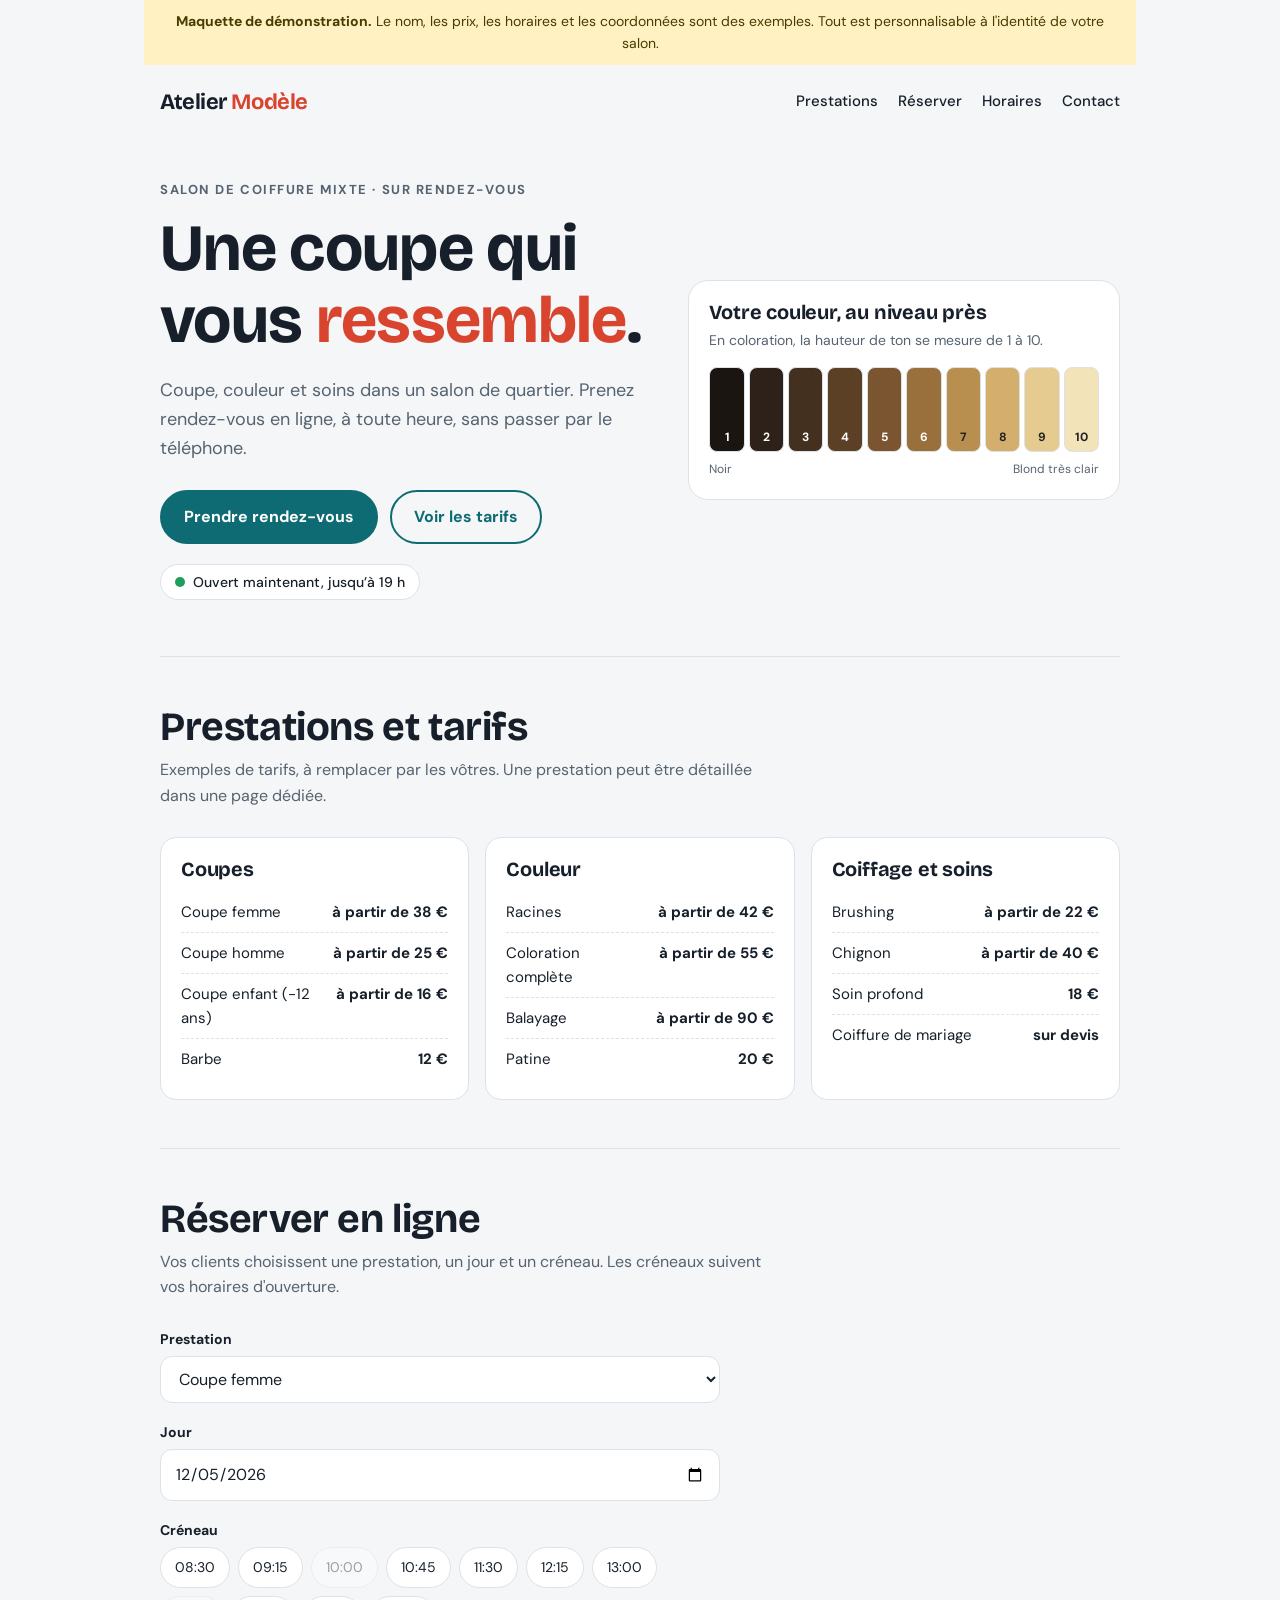
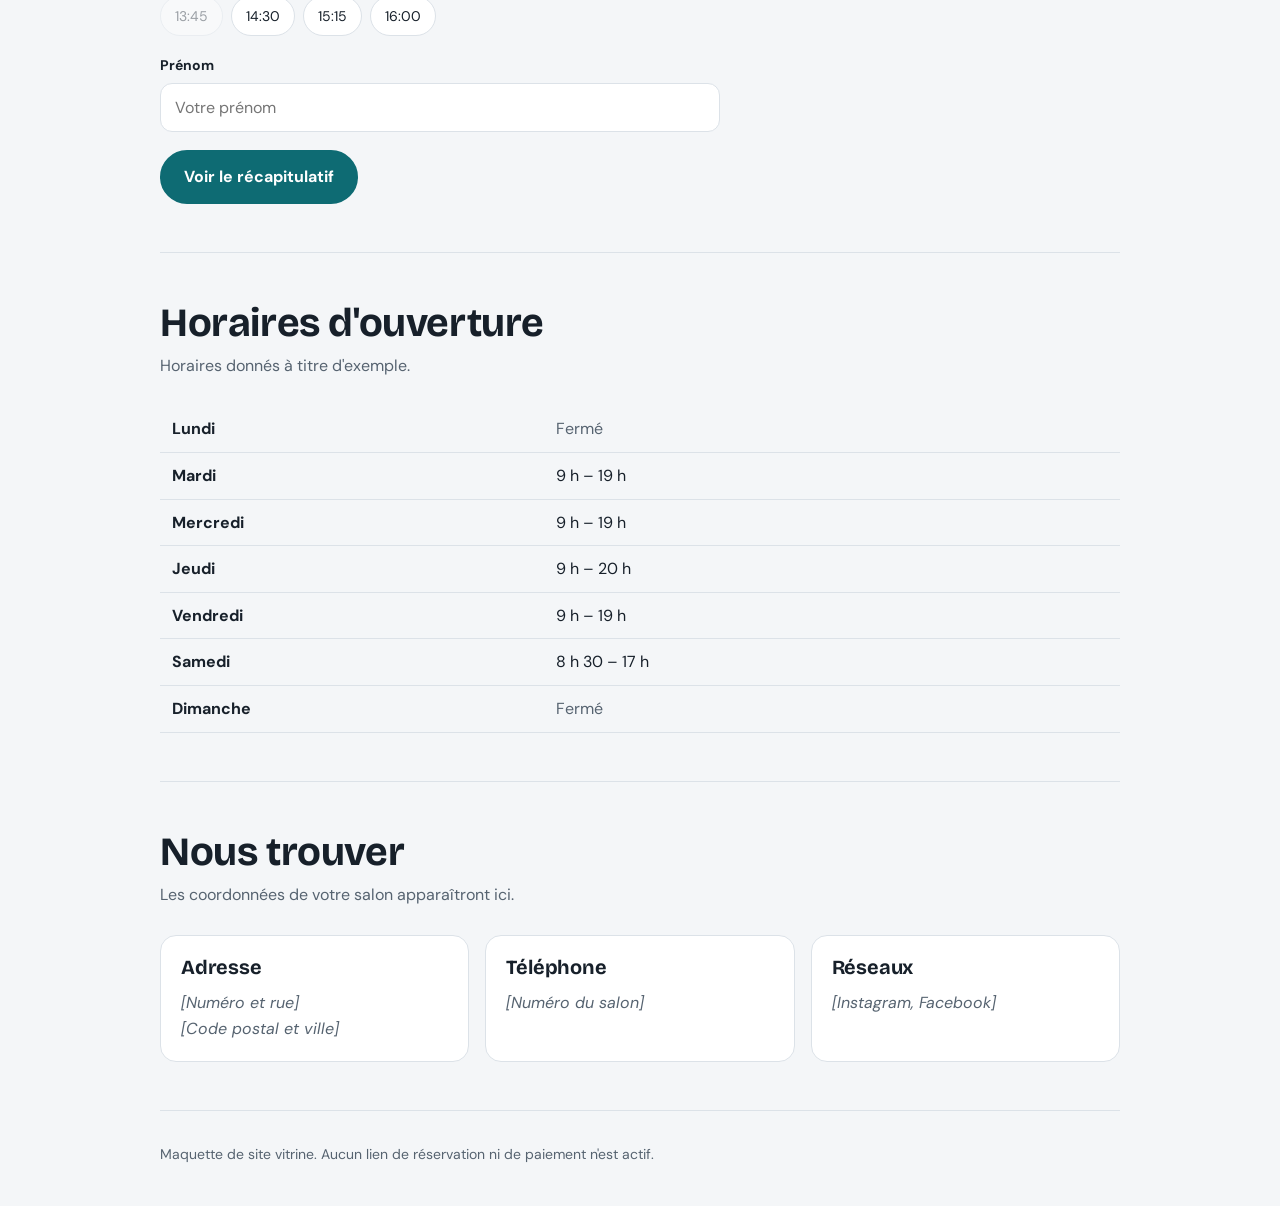
<file: index.html>
<!doctype html><html><head><meta charset=utf8><meta name=viewport content="width=device-width,initial-scale=1,viewport-fit=cover"><style>:root{color-scheme:light;box-sizing:border-box;padding-top:env(safe-area-inset-top,0px);padding-bottom:env(safe-area-inset-bottom,0px)}html{scroll-padding-top:env(safe-area-inset-top,0px)}body{margin:0;padding:0;font:14px -apple-system,BlinkMacSystemFont,sans-serif;background:#fff;color:#000}img{max-width:100%}[hidden]:not([hidden=until-found i]){display:none!important}</style></head><body>
<title>Maquette site coiffeur</title>
<meta name="claude:viewport-fit-sides" content="cover">
<link rel="stylesheet" href="https://fonts.googleapis.com/css2?family=Bricolage+Grotesque:opsz,wght@12..96,500;12..96,700&family=DM+Sans:wght@400;500;700&display=swap">
<style>
/* Concept : site vitrine d'une seule page pour un salon de coiffure indépendant.
   Hero typographique + échelle de niveaux de coloration, puis prestations, horaires, contact. */
:root {
  --bg: #F4F6F8;
  --surface: #FFFFFF;
  --fg: #17202A;
  --muted: #566370;
  --accent: #0E6B73;
  --accent-fg: #FFFFFF;
  --coral: #D9442E;
  --line: #DCE2E8;
  --banner-bg: #FFF1C2;
  --banner-fg: #4A3B00;
  --font-display: 'Bricolage Grotesque', 'Helvetica Neue', Arial, sans-serif;
  --font-body: 'DM Sans', system-ui, -apple-system, 'Segoe UI', sans-serif;
}
@media (prefers-color-scheme: dark) {
  :root:not([data-theme="light"]) {
    --bg: #0F161C;
    --surface: #17212A;
    --fg: #EAF0F4;
    --muted: #9AA8B4;
    --accent: #4FC3CB;
    --accent-fg: #06262A;
    --coral: #FF7A63;
    --line: #26323C;
    --banner-bg: #3A3210;
    --banner-fg: #FFE9A0;
    color-scheme: dark;
  }
}
:root[data-theme="dark"] {
  --bg: #0F161C;
  --surface: #17212A;
  --fg: #EAF0F4;
  --muted: #9AA8B4;
  --accent: #4FC3CB;
  --accent-fg: #06262A;
  --coral: #FF7A63;
  --line: #26323C;
  --banner-bg: #3A3210;
  --banner-fg: #FFE9A0;
  color-scheme: dark;
}

* { box-sizing: border-box; }
body {
  background: var(--bg);
  color: var(--fg);
  font-family: var(--font-body);
  font-size: 16px;
  line-height: 1.6;
  padding-left: max(16px, env(safe-area-inset-left, 0px));
  padding-right: max(16px, env(safe-area-inset-right, 0px));
  padding-block: 0;
}
.wrap { max-width: 960px; margin: 0 auto; }
h1, h2, h3 { font-family: var(--font-display); line-height: 1.1; text-wrap: balance; margin: 0; letter-spacing: -0.01em; }
p { margin: 0; }
a { color: var(--accent); }
:focus-visible { outline: 3px solid var(--accent); outline-offset: 3px; border-radius: 4px; }

.banner {
  background: var(--banner-bg);
  color: var(--banner-fg);
  font-size: 14px;
  padding: 10px 16px;
  margin-inline: calc(-1 * max(16px, env(safe-area-inset-left, 0px)));
  padding-left: max(16px, env(safe-area-inset-left, 0px));
  padding-right: max(16px, env(safe-area-inset-right, 0px));
  text-align: center;
}

header.top { display: flex; flex-wrap: wrap; gap: 12px 24px; align-items: center; justify-content: space-between; padding-block: 20px; }
.brand { font-family: var(--font-display); font-weight: 700; font-size: 22px; letter-spacing: -0.02em; }
.brand span { color: var(--coral); }
nav { display: flex; flex-wrap: wrap; gap: 4px 20px; }
nav a { color: var(--fg); text-decoration: none; font-weight: 500; font-size: 15px; padding: 4px 0; border-bottom: 2px solid transparent; }
nav a:hover { border-bottom-color: var(--coral); }

.hero { display: grid; grid-template-columns: 1.15fr 1fr; gap: 32px; align-items: center; padding-block: 40px 56px; }
.hero > * { min-width: 0; }
.eyebrow { font-size: 13px; text-transform: uppercase; letter-spacing: 0.12em; color: var(--muted); font-weight: 700; }
.hero h1 { font-size: clamp(38px, 7vw, 66px); font-weight: 700; margin-block: 12px 18px; }
.hero h1 em { font-style: normal; color: var(--coral); }
.hero p.lead { color: var(--muted); font-size: 18px; max-width: 46ch; }
.cta-row { display: flex; flex-wrap: wrap; gap: 12px; margin-top: 28px; }
.btn { font: inherit; font-weight: 700; border: 2px solid var(--accent); background: var(--accent); color: var(--accent-fg); padding: 12px 22px; border-radius: 999px; cursor: pointer; text-decoration: none; display: inline-block; }
.btn.ghost { background: transparent; color: var(--accent); }
.note { margin-top: 14px; font-size: 14px; color: var(--muted); }

.levels { background: var(--surface); border: 1px solid var(--line); border-radius: 20px; padding: 20px; }
.levels h2 { font-size: 20px; }
.levels p { font-size: 14px; color: var(--muted); margin-top: 6px; }
.swatches { display: grid; grid-template-columns: repeat(10, 1fr); gap: 4px; margin-top: 16px; }
.sw { aspect-ratio: 1 / 2.4; border-radius: 8px; position: relative; border: 1px solid var(--line); }
.sw b { position: absolute; bottom: 4px; left: 0; right: 0; text-align: center; font-size: 12px; font-weight: 700; }
.sw.dk b { color: #fff; }
.sw.lt b { color: #222; }
.scale-labels { display: flex; justify-content: space-between; font-size: 12px; color: var(--muted); margin-top: 8px; }

section { padding-block: 48px; border-top: 1px solid var(--line); }
section > h2 { font-size: clamp(28px, 4.5vw, 40px); margin-bottom: 8px; }
section > p.sub { color: var(--muted); max-width: 56ch; margin-bottom: 28px; }

.grid { display: grid; grid-template-columns: repeat(auto-fit, minmax(240px, 1fr)); gap: 16px; }
.grid > * { min-width: 0; }
.card { background: var(--surface); border: 1px solid var(--line); border-radius: 16px; padding: 20px; }
.card h3 { font-size: 20px; margin-bottom: 12px; }
.row { display: flex; justify-content: space-between; align-items: baseline; gap: 12px; padding-block: 8px; border-top: 1px dashed var(--line); font-size: 15px; }
.row:first-of-type { border-top: 0; }
.row .p { font-variant-numeric: tabular-nums; font-weight: 700; white-space: nowrap; }

.table-wrap { overflow-x: auto; }
table { border-collapse: collapse; width: 100%; min-width: 320px; font-variant-numeric: tabular-nums; }
th, td { text-align: left; padding: 10px 12px; border-bottom: 1px solid var(--line); }
th { font-weight: 700; width: 40%; }
td.closed { color: var(--muted); }

.contact { display: grid; grid-template-columns: repeat(auto-fit, minmax(240px, 1fr)); gap: 16px; }
.contact > * { min-width: 0; }
.ph { color: var(--muted); font-style: italic; }
.status { display: inline-flex; align-items: center; gap: 8px; margin-top: 20px; font-size: 14px; font-weight: 500; padding: 6px 14px; border: 1px solid var(--line); border-radius: 999px; background: var(--surface); }
.dot { width: 10px; height: 10px; border-radius: 50%; background: var(--muted); flex: none; }
.status.open .dot { background: #1E9E5A; }
.status.closed .dot { background: var(--coral); }

.form { display: grid; gap: 18px; max-width: 560px; }
.field { display: grid; gap: 6px; min-width: 0; }
label, .lbl { font-weight: 700; font-size: 14px; }
input, select { font: inherit; color: var(--fg); background: var(--surface); border: 1px solid var(--line); border-radius: 12px; padding: 11px 14px; width: 100%; min-width: 0; }
.slots { display: flex; flex-wrap: wrap; gap: 8px; }
.slot { font: inherit; font-size: 14px; font-variant-numeric: tabular-nums; border: 1px solid var(--line); background: var(--surface); color: var(--fg); padding: 8px 14px; border-radius: 999px; cursor: pointer; }
.slot[aria-pressed="true"] { background: var(--accent); color: var(--accent-fg); border-color: var(--accent); font-weight: 700; }
.slots-empty { font-size: 14px; color: var(--muted); }
#recap { padding: 14px 16px; border-radius: 12px; background: var(--surface); border: 1px solid var(--line); font-size: 15px; }
#recap small { display: block; margin-top: 6px; color: var(--muted); font-size: 13px; }

footer { padding-block: 32px 40px; border-top: 1px solid var(--line); font-size: 14px; color: var(--muted); }

@media (max-width: 720px) {
  .hero { grid-template-columns: 1fr; padding-block: 24px 40px; }
}
</style>

<div class="wrap">
  <div class="banner" role="note"><strong>Maquette de démonstration.</strong> Le nom, les prix, les horaires et les coordonnées sont des exemples. Tout est personnalisable à l'identité de votre salon.</div>

  <header class="top">
    <div class="brand">Atelier <span>Modèle</span></div>
    <nav aria-label="Navigation principale">
      <a href="#prestations">Prestations</a>
      <a href="#reserver">Réserver</a>
      <a href="#horaires">Horaires</a>
      <a href="#contact">Contact</a>
    </nav>
  </header>

  <main>
    <div class="hero">
      <div>
        <div class="eyebrow">Salon de coiffure mixte · Sur rendez-vous</div>
        <h1>Une coupe qui vous <em>ressemble</em>.</h1>
        <p class="lead">Coupe, couleur et soins dans un salon de quartier. Prenez rendez-vous en ligne, à toute heure, sans passer par le téléphone.</p>
        <div class="cta-row">
          <a class="btn" href="#reserver">Prendre rendez-vous</a>
          <a class="btn ghost" href="#prestations">Voir les tarifs</a>
        </div>
        <div class="status" id="status" aria-live="polite"><span class="dot"></span><span id="status-text">Horaires en cours de chargement</span></div>
      </div>

      <div class="levels" aria-label="Échelle des niveaux de coloration">
        <h2>Votre couleur, au niveau près</h2>
        <p>En coloration, la hauteur de ton se mesure de 1 à 10.</p>
        <div class="swatches" aria-hidden="true">
          <div class="sw dk" style="background:#1B1512"><b>1</b></div>
          <div class="sw dk" style="background:#2E2119"><b>2</b></div>
          <div class="sw dk" style="background:#43301F"><b>3</b></div>
          <div class="sw dk" style="background:#5B4026"><b>4</b></div>
          <div class="sw dk" style="background:#7A5530"><b>5</b></div>
          <div class="sw dk" style="background:#99703C"><b>6</b></div>
          <div class="sw lt" style="background:#B98F4F"><b>7</b></div>
          <div class="sw lt" style="background:#D3AE6C"><b>8</b></div>
          <div class="sw lt" style="background:#E6CB91"><b>9</b></div>
          <div class="sw lt" style="background:#F3E3B9"><b>10</b></div>
        </div>
        <div class="scale-labels"><span>Noir</span><span>Blond très clair</span></div>
      </div>
    </div>

    <section id="prestations">
      <h2>Prestations et tarifs</h2>
      <p class="sub">Exemples de tarifs, à remplacer par les vôtres. Une prestation peut être détaillée dans une page dédiée.</p>
      <div class="grid">
        <div class="card">
          <h3>Coupes</h3>
          <div class="row"><span>Coupe femme</span><span class="p">à partir de 38 €</span></div>
          <div class="row"><span>Coupe homme</span><span class="p">à partir de 25 €</span></div>
          <div class="row"><span>Coupe enfant (-12 ans)</span><span class="p">à partir de 16 €</span></div>
          <div class="row"><span>Barbe</span><span class="p">12 €</span></div>
        </div>
        <div class="card">
          <h3>Couleur</h3>
          <div class="row"><span>Racines</span><span class="p">à partir de 42 €</span></div>
          <div class="row"><span>Coloration complète</span><span class="p">à partir de 55 €</span></div>
          <div class="row"><span>Balayage</span><span class="p">à partir de 90 €</span></div>
          <div class="row"><span>Patine</span><span class="p">20 €</span></div>
        </div>
        <div class="card">
          <h3>Coiffage et soins</h3>
          <div class="row"><span>Brushing</span><span class="p">à partir de 22 €</span></div>
          <div class="row"><span>Chignon</span><span class="p">à partir de 40 €</span></div>
          <div class="row"><span>Soin profond</span><span class="p">18 €</span></div>
          <div class="row"><span>Coiffure de mariage</span><span class="p">sur devis</span></div>
        </div>
      </div>
    </section>

    <section id="reserver">
      <h2>Réserver en ligne</h2>
      <p class="sub">Vos clients choisissent une prestation, un jour et un créneau. Les créneaux suivent vos horaires d'ouverture.</p>
      <form class="form" id="bookform" novalidate>
        <div class="field">
          <label for="svc">Prestation</label>
          <select id="svc">
            <option>Coupe femme</option>
            <option>Coupe homme</option>
            <option>Coupe enfant</option>
            <option>Coloration complète</option>
            <option>Balayage</option>
            <option>Brushing</option>
          </select>
        </div>
        <div class="field">
          <label for="day">Jour</label>
          <input type="date" id="day">
        </div>
        <div class="field">
          <span class="lbl" id="slots-lbl">Créneau</span>
          <div class="slots" id="slots" role="group" aria-labelledby="slots-lbl"></div>
        </div>
        <div class="field">
          <label for="who">Prénom</label>
          <input type="text" id="who" placeholder="Votre prénom" autocomplete="off">
        </div>
        <div><button class="btn" type="submit">Voir le récapitulatif</button></div>
        <div id="recap" hidden></div>
      </form>
    </section>

    <section id="horaires">
      <h2>Horaires d'ouverture</h2>
      <p class="sub">Horaires donnés à titre d'exemple.</p>
      <div class="table-wrap">
        <table>
          <tbody>
            <tr><th scope="row">Lundi</th><td class="closed">Fermé</td></tr>
            <tr><th scope="row">Mardi</th><td>9 h – 19 h</td></tr>
            <tr><th scope="row">Mercredi</th><td>9 h – 19 h</td></tr>
            <tr><th scope="row">Jeudi</th><td>9 h – 20 h</td></tr>
            <tr><th scope="row">Vendredi</th><td>9 h – 19 h</td></tr>
            <tr><th scope="row">Samedi</th><td>8 h 30 – 17 h</td></tr>
            <tr><th scope="row">Dimanche</th><td class="closed">Fermé</td></tr>
          </tbody>
        </table>
      </div>
    </section>

    <section id="contact">
      <h2>Nous trouver</h2>
      <p class="sub">Les coordonnées de votre salon apparaîtront ici.</p>
      <div class="contact">
        <div class="card">
          <h3>Adresse</h3>
          <p class="ph">[Numéro et rue]<br>[Code postal et ville]</p>
        </div>
        <div class="card">
          <h3>Téléphone</h3>
          <p class="ph">[Numéro du salon]</p>
        </div>
        <div class="card">
          <h3>Réseaux</h3>
          <p class="ph">[Instagram, Facebook]</p>
        </div>
      </div>
    </section>
  </main>

  <footer>Maquette de site vitrine. Aucun lien de réservation ni de paiement n'est actif.</footer>
</div>

<script>
(function () {
  // Horaires d'exemple, indexés par jour JS (0 = dimanche), en minutes depuis minuit
  var H = { 0: null, 1: null, 2: [540, 1140], 3: [540, 1140], 4: [540, 1200], 5: [540, 1140], 6: [510, 1020] };
  var NAMES = ['dimanche', 'lundi', 'mardi', 'mercredi', 'jeudi', 'vendredi', 'samedi'];
  var STEP = 45;

  function fmt(min) {
    var h = Math.floor(min / 60), m = min % 60;
    return h + ' h' + (m ? ' ' + (m < 10 ? '0' + m : m) : '');
  }
  function fmtSlot(min) {
    var h = Math.floor(min / 60), m = min % 60;
    return (h < 10 ? '0' + h : h) + ':' + (m < 10 ? '0' + m : m);
  }

  // Pastille « ouvert / fermé » calculée sur l'heure du visiteur
  function updateStatus() {
    var box = document.getElementById('status');
    var txt = document.getElementById('status-text');
    var now = new Date();
    var d = now.getDay();
    var mins = now.getHours() * 60 + now.getMinutes();
    var today = H[d];
    box.classList.remove('open', 'closed');
    if (today && mins >= today[0] && mins < today[1]) {
      box.classList.add('open');
      txt.textContent = 'Ouvert maintenant, jusqu’à ' + fmt(today[1]);
      return;
    }
    box.classList.add('closed');
    for (var i = 0; i < 8; i++) {
      var k = (d + i) % 7;
      var h = H[k];
      if (!h) continue;
      if (i === 0 && mins >= h[1]) continue;
      if (i === 0 && mins < h[0]) { txt.textContent = 'Fermé, ouvre aujourd’hui à ' + fmt(h[0]); return; }
      if (i === 1) { txt.textContent = 'Fermé, ouvre demain à ' + fmt(h[0]); return; }
      if (i > 1) { txt.textContent = 'Fermé, ouvre ' + NAMES[k] + ' à ' + fmt(h[0]); return; }
    }
    txt.textContent = 'Fermé';
  }

  // Réservation d'exemple
  var day = document.getElementById('day');
  var slotsBox = document.getElementById('slots');
  var form = document.getElementById('bookform');
  var recap = document.getElementById('recap');
  var chosen = null;

  function pad(n) { return n < 10 ? '0' + n : '' + n; }
  var t = new Date();
  var iso = t.getFullYear() + '-' + pad(t.getMonth() + 1) + '-' + pad(t.getDate());
  day.min = iso;
  // premier jour ouvert à partir de demain
  var first = new Date(t.getFullYear(), t.getMonth(), t.getDate() + 1);
  while (!H[first.getDay()]) first.setDate(first.getDate() + 1);
  day.value = first.getFullYear() + '-' + pad(first.getMonth() + 1) + '-' + pad(first.getDate());

  function renderSlots() {
    chosen = null;
    recap.hidden = true;
    slotsBox.innerHTML = '';
    var parts = day.value.split('-');
    if (parts.length !== 3) return;
    var dt = new Date(+parts[0], +parts[1] - 1, +parts[2]);
    var h = H[dt.getDay()];
    if (!h) {
      var p = document.createElement('span');
      p.className = 'slots-empty';
      p.textContent = 'Le salon est fermé ce jour-là. Choisissez un autre jour.';
      slotsBox.appendChild(p);
      return;
    }
    // exemple : quelques créneaux déjà pris, selon la date
    var seed = dt.getDate() + dt.getMonth();
    for (var m = h[0], i = 0; m + STEP <= h[1]; m += STEP, i++) {
      var taken = (i * 7 + seed) % 5 === 0;
      var b = document.createElement('button');
      b.type = 'button';
      b.className = 'slot';
      b.textContent = fmtSlot(m);
      b.setAttribute('aria-pressed', 'false');
      if (taken) { b.disabled = true; b.style.opacity = '0.4'; b.title = 'Déjà réservé'; }
      b.addEventListener('click', (function (btn, label) {
        return function () {
          var all = slotsBox.querySelectorAll('.slot');
          for (var j = 0; j < all.length; j++) all[j].setAttribute('aria-pressed', 'false');
          btn.setAttribute('aria-pressed', 'true');
          chosen = label;
          recap.hidden = true;
        };
      })(b, fmtSlot(m)));
      slotsBox.appendChild(b);
    }
  }
  day.addEventListener('change', renderSlots);
  renderSlots();

  form.addEventListener('submit', function (e) {
    e.preventDefault();
    var svc = document.getElementById('svc').value;
    var who = document.getElementById('who').value.trim();
    var parts = day.value.split('-');
    var dt = new Date(+parts[0], +parts[1] - 1, +parts[2]);
    recap.hidden = false;
    if (!chosen) {
      recap.textContent = 'Choisissez un créneau pour continuer.';
      return;
    }
    var label = NAMES[dt.getDay()] + ' ' + dt.getDate() + '/' + pad(dt.getMonth() + 1);
    recap.textContent = (who ? who + ', ' : '') + svc + ' le ' + label + ' à ' + chosen + '.';
    var s = document.createElement('small');
    s.textContent = 'Maquette : aucune réservation n’est enregistrée. Dans la version finale, le salon reçoit la demande et le client reçoit une confirmation.';
    recap.appendChild(s);
  });

  updateStatus();
  setInterval(updateStatus, 60000);
})();
</script>

</body></html>
</file>
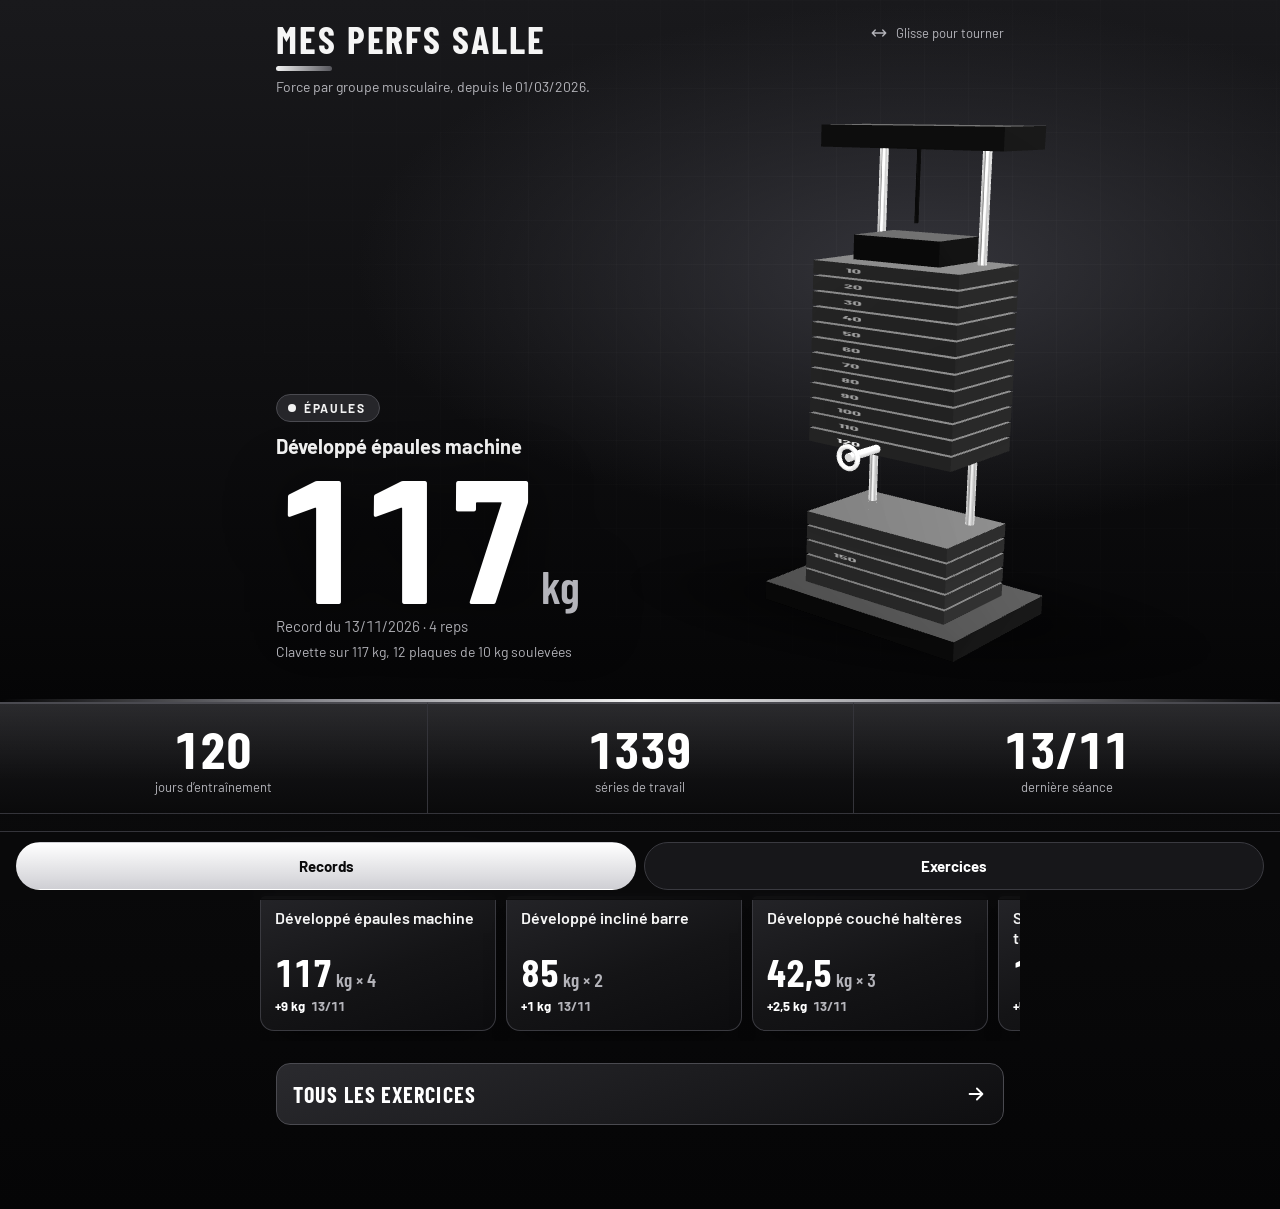
<file: perfs-salle/index.html>
<!doctype html>
<html lang="fr">
<head>
<meta charset="utf-8">
<meta name="viewport" content="width=device-width,initial-scale=1,viewport-fit=cover">
<meta name="robots" content="noindex, nofollow">
<meta name="color-scheme" content="dark">
<meta name="theme-color" content="#03050A">
<title>Mes perfs salle</title>
<link rel="preconnect" href="https://fonts.googleapis.com">
<link rel="preconnect" href="https://fonts.gstatic.com" crossorigin>
<link href="https://fonts.googleapis.com/css2?family=Barlow+Condensed:wght@600;700&amp;family=Barlow:wght@400;500;600;700&amp;display=swap" rel="stylesheet">
<link rel="stylesheet" href="style.css?v=5">
</head>
<body>
<a class="skip" href="#main">Aller aux exercices</a>

<header class="hero" id="hero">
  <canvas id="rig" role="img" aria-label="Montage 3D de la charge du record affiché. Glisse pour tourner." tabindex="0"></canvas>
  <div class="hero-top">
    <div data-i style="--d:0">
      <h1>Mes perfs salle</h1>
      <p class="sub" id="sub">Force par groupe musculaire.</p>
    </div>
    <p class="hint" data-i style="--d:900"><svg viewBox="0 0 24 24" fill="none" stroke="currentColor" stroke-width="1.8" stroke-linecap="round" stroke-linejoin="round" aria-hidden="true"><path d="M4 12h16M7 8l-4 4 4 4M17 8l4 4-4 4"/></svg>Glisse pour tourner</p>
  </div>
  <div class="hero-copy" aria-live="polite">
    <p class="tag" id="lift-tag" data-i style="--d:100"></p>
    <p class="lift-name" id="lift-name" data-i style="--d:150">Chargement…</p>
    <p class="lift-num" data-i style="--d:260"><span id="lift-kg">0</span><small>kg</small></p>
    <p class="lift-meta" id="lift-meta" data-i style="--d:380"></p>
    <p class="rig-note" id="rig-note" data-i style="--d:480"></p>
  </div>
</header>

<section class="stats" id="tiles" aria-label="Chiffres clés"></section>

<main class="wrap" id="main">
  <h2>Records récents</h2>
  <div class="prs" id="prs"></div>
  <a class="cta" href="exercices.html"><span>Tous les exercices</span><svg viewBox="0 0 24 24" fill="none" stroke="currentColor" stroke-width="2" stroke-linecap="round" stroke-linejoin="round" aria-hidden="true"><path d="M5 12h14M13 6l6 6-6 6"/></svg></a>
</main>
<div class="tabbar" role="navigation" aria-label="Pages"><a href="./" aria-current="page">Records</a><a href="exercices.html">Exercices</a></div>
<script src="data.js?v=5"></script>
<script src="app.js?v=5"></script>
<script src="scene.js?v=3" defer></script>
</body>
</html>
</file>
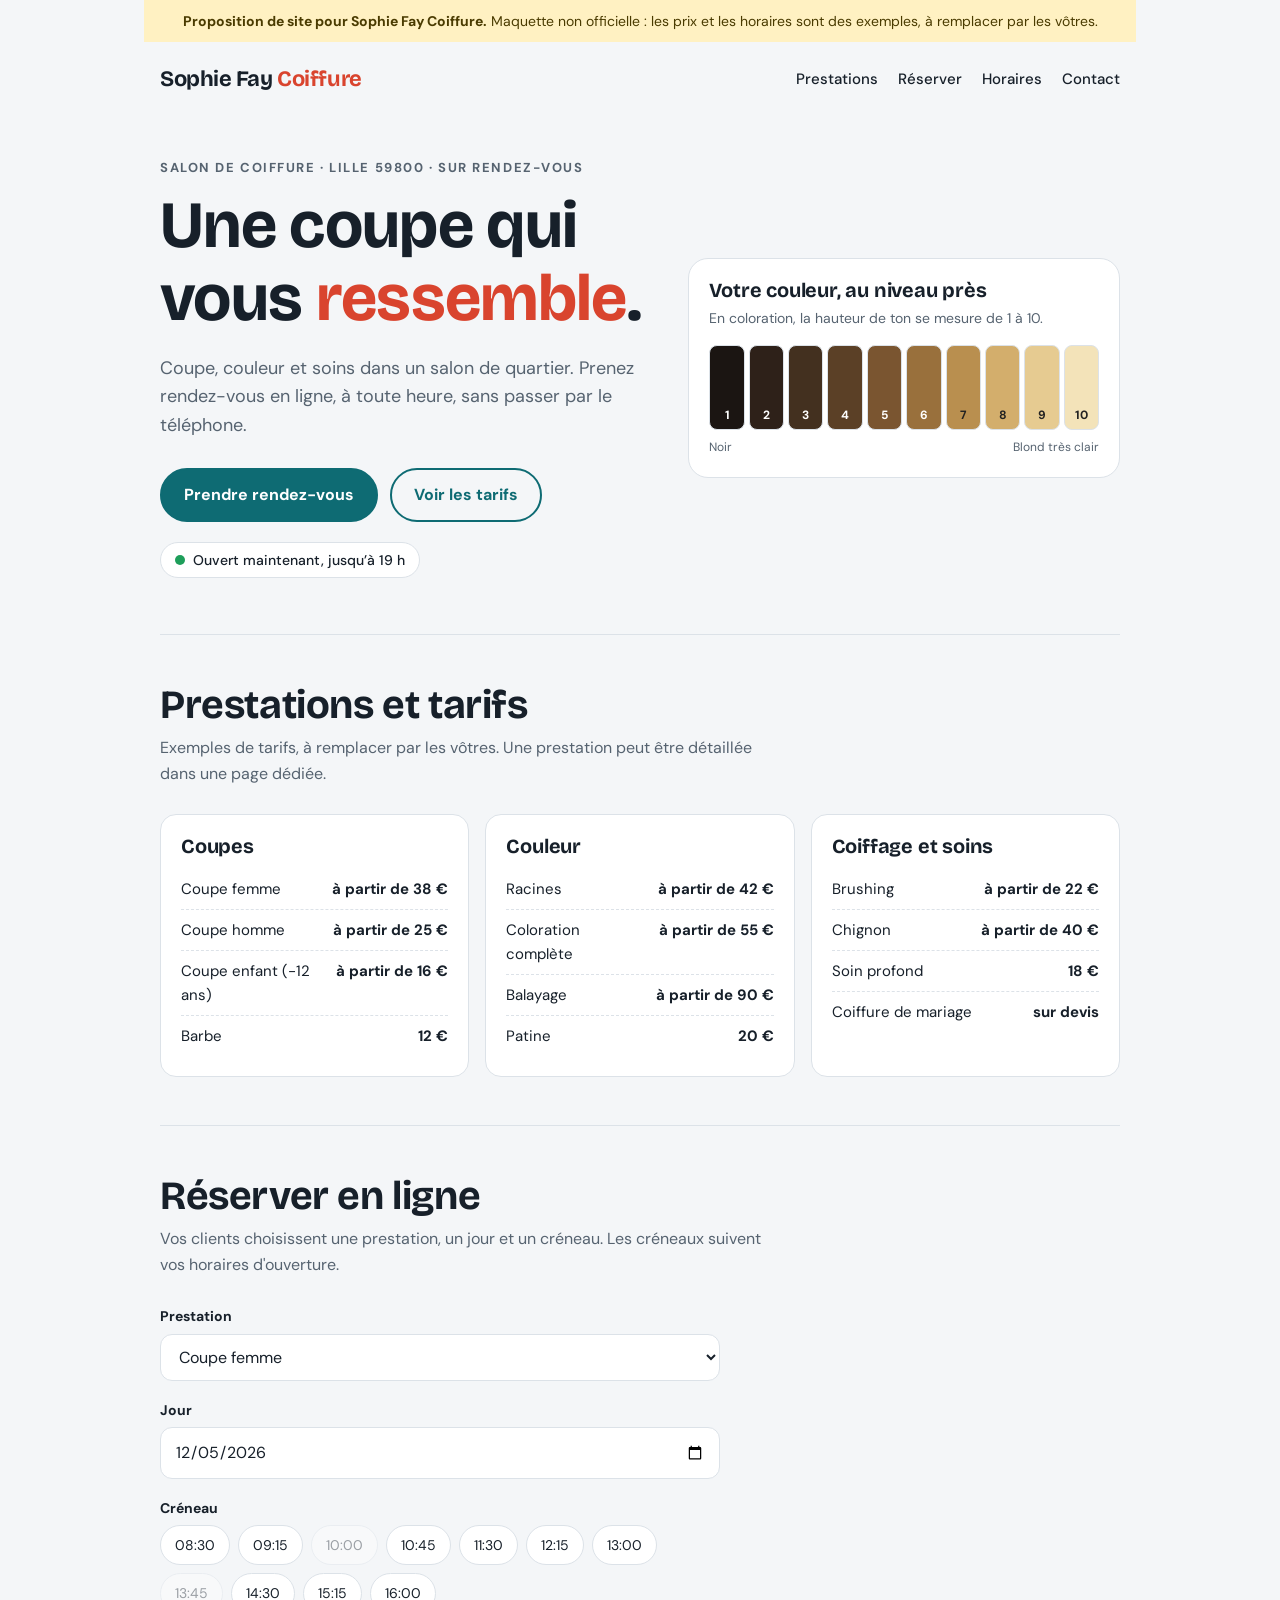
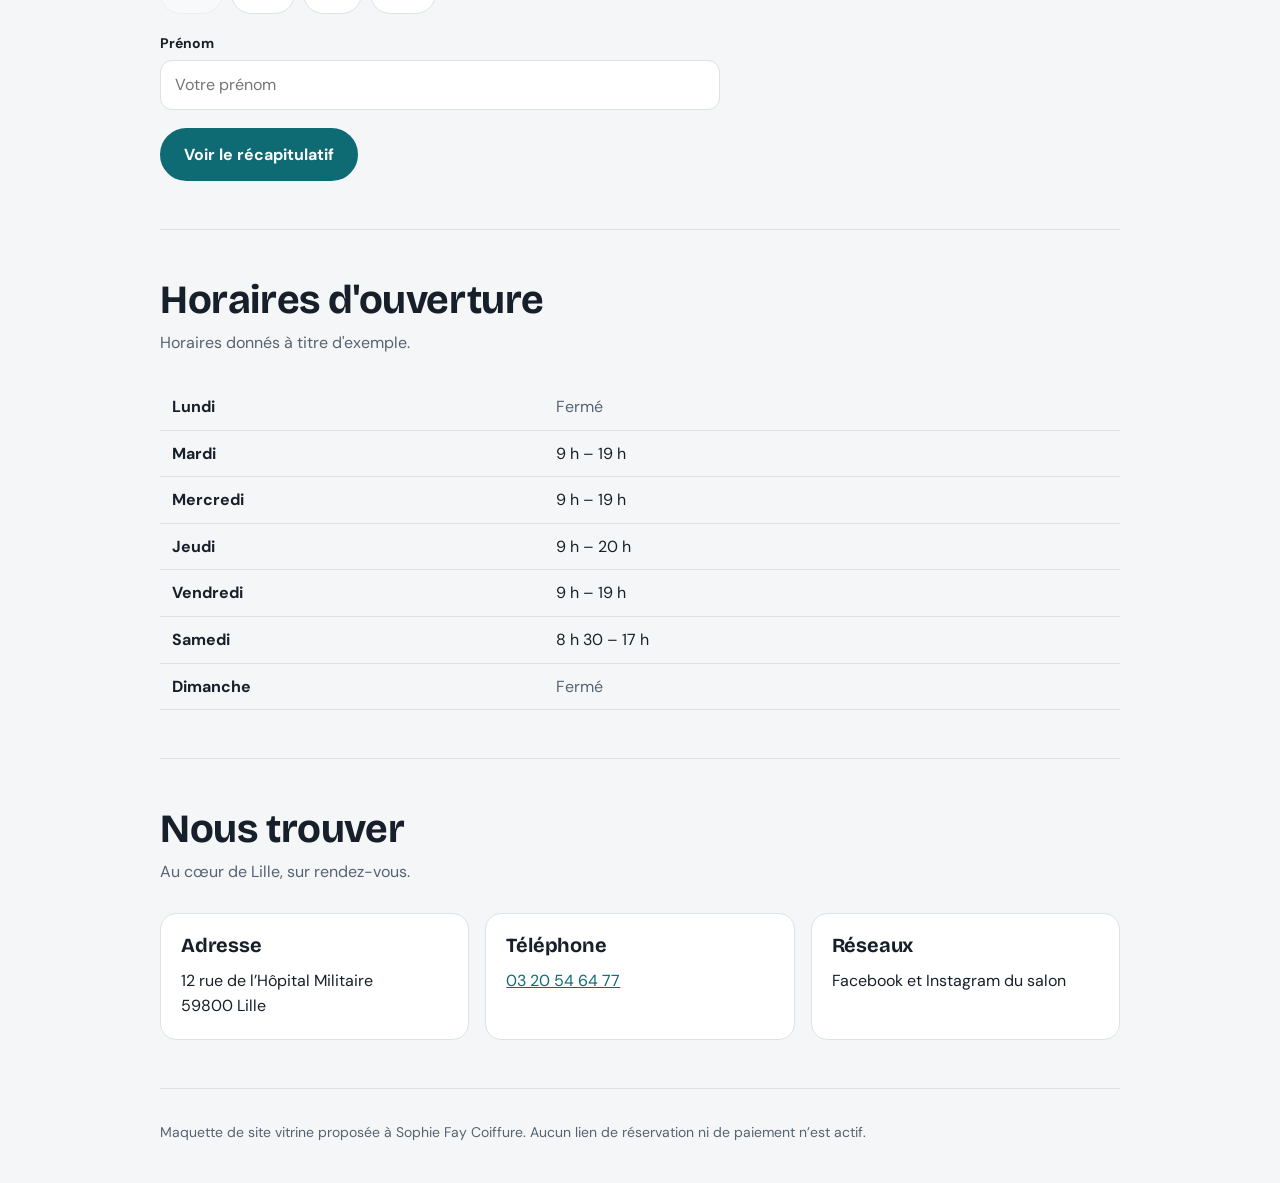
<file: sophie-fay/index.html>
<!doctype html><html><head><meta charset=utf8><meta name=viewport content="width=device-width,initial-scale=1,viewport-fit=cover"><style>:root{color-scheme:light;box-sizing:border-box;padding-top:env(safe-area-inset-top,0px);padding-bottom:env(safe-area-inset-bottom,0px)}html{scroll-padding-top:env(safe-area-inset-top,0px)}body{margin:0;padding:0;font:14px -apple-system,BlinkMacSystemFont,sans-serif;background:#fff;color:#000}img{max-width:100%}[hidden]:not([hidden=until-found i]){display:none!important}</style></head><body>
<meta name="robots" content="noindex, nofollow">
<title>Proposition de site, Sophie Fay Coiffure</title>
<meta name="claude:viewport-fit-sides" content="cover">
<link rel="stylesheet" href="https://fonts.googleapis.com/css2?family=Bricolage+Grotesque:opsz,wght@12..96,500;12..96,700&family=DM+Sans:wght@400;500;700&display=swap">
<style>
/* Concept : site vitrine d'une seule page pour un salon de coiffure indépendant.
   Hero typographique + échelle de niveaux de coloration, puis prestations, horaires, contact. */
:root {
  --bg: #F4F6F8;
  --surface: #FFFFFF;
  --fg: #17202A;
  --muted: #566370;
  --accent: #0E6B73;
  --accent-fg: #FFFFFF;
  --coral: #D9442E;
  --line: #DCE2E8;
  --banner-bg: #FFF1C2;
  --banner-fg: #4A3B00;
  --font-display: 'Bricolage Grotesque', 'Helvetica Neue', Arial, sans-serif;
  --font-body: 'DM Sans', system-ui, -apple-system, 'Segoe UI', sans-serif;
}
@media (prefers-color-scheme: dark) {
  :root:not([data-theme="light"]) {
    --bg: #0F161C;
    --surface: #17212A;
    --fg: #EAF0F4;
    --muted: #9AA8B4;
    --accent: #4FC3CB;
    --accent-fg: #06262A;
    --coral: #FF7A63;
    --line: #26323C;
    --banner-bg: #3A3210;
    --banner-fg: #FFE9A0;
    color-scheme: dark;
  }
}
:root[data-theme="dark"] {
  --bg: #0F161C;
  --surface: #17212A;
  --fg: #EAF0F4;
  --muted: #9AA8B4;
  --accent: #4FC3CB;
  --accent-fg: #06262A;
  --coral: #FF7A63;
  --line: #26323C;
  --banner-bg: #3A3210;
  --banner-fg: #FFE9A0;
  color-scheme: dark;
}

* { box-sizing: border-box; }
body {
  background: var(--bg);
  color: var(--fg);
  font-family: var(--font-body);
  font-size: 16px;
  line-height: 1.6;
  padding-left: max(16px, env(safe-area-inset-left, 0px));
  padding-right: max(16px, env(safe-area-inset-right, 0px));
  padding-block: 0;
}
.wrap { max-width: 960px; margin: 0 auto; }
h1, h2, h3 { font-family: var(--font-display); line-height: 1.1; text-wrap: balance; margin: 0; letter-spacing: -0.01em; }
p { margin: 0; }
a { color: var(--accent); }
:focus-visible { outline: 3px solid var(--accent); outline-offset: 3px; border-radius: 4px; }

.banner {
  background: var(--banner-bg);
  color: var(--banner-fg);
  font-size: 14px;
  padding: 10px 16px;
  margin-inline: calc(-1 * max(16px, env(safe-area-inset-left, 0px)));
  padding-left: max(16px, env(safe-area-inset-left, 0px));
  padding-right: max(16px, env(safe-area-inset-right, 0px));
  text-align: center;
}

header.top { display: flex; flex-wrap: wrap; gap: 12px 24px; align-items: center; justify-content: space-between; padding-block: 20px; }
.brand { font-family: var(--font-display); font-weight: 700; font-size: 22px; letter-spacing: -0.02em; }
.brand span { color: var(--coral); }
nav { display: flex; flex-wrap: wrap; gap: 4px 20px; }
nav a { color: var(--fg); text-decoration: none; font-weight: 500; font-size: 15px; padding: 4px 0; border-bottom: 2px solid transparent; }
nav a:hover { border-bottom-color: var(--coral); }

.hero { display: grid; grid-template-columns: 1.15fr 1fr; gap: 32px; align-items: center; padding-block: 40px 56px; }
.hero > * { min-width: 0; }
.eyebrow { font-size: 13px; text-transform: uppercase; letter-spacing: 0.12em; color: var(--muted); font-weight: 700; }
.hero h1 { font-size: clamp(38px, 7vw, 66px); font-weight: 700; margin-block: 12px 18px; }
.hero h1 em { font-style: normal; color: var(--coral); }
.hero p.lead { color: var(--muted); font-size: 18px; max-width: 46ch; }
.cta-row { display: flex; flex-wrap: wrap; gap: 12px; margin-top: 28px; }
.btn { font: inherit; font-weight: 700; border: 2px solid var(--accent); background: var(--accent); color: var(--accent-fg); padding: 12px 22px; border-radius: 999px; cursor: pointer; text-decoration: none; display: inline-block; }
.btn.ghost { background: transparent; color: var(--accent); }
.note { margin-top: 14px; font-size: 14px; color: var(--muted); }

.levels { background: var(--surface); border: 1px solid var(--line); border-radius: 20px; padding: 20px; }
.levels h2 { font-size: 20px; }
.levels p { font-size: 14px; color: var(--muted); margin-top: 6px; }
.swatches { display: grid; grid-template-columns: repeat(10, 1fr); gap: 4px; margin-top: 16px; }
.sw { aspect-ratio: 1 / 2.4; border-radius: 8px; position: relative; border: 1px solid var(--line); }
.sw b { position: absolute; bottom: 4px; left: 0; right: 0; text-align: center; font-size: 12px; font-weight: 700; }
.sw.dk b { color: #fff; }
.sw.lt b { color: #222; }
.scale-labels { display: flex; justify-content: space-between; font-size: 12px; color: var(--muted); margin-top: 8px; }

section { padding-block: 48px; border-top: 1px solid var(--line); }
section > h2 { font-size: clamp(28px, 4.5vw, 40px); margin-bottom: 8px; }
section > p.sub { color: var(--muted); max-width: 56ch; margin-bottom: 28px; }

.grid { display: grid; grid-template-columns: repeat(auto-fit, minmax(240px, 1fr)); gap: 16px; }
.grid > * { min-width: 0; }
.card { background: var(--surface); border: 1px solid var(--line); border-radius: 16px; padding: 20px; }
.card h3 { font-size: 20px; margin-bottom: 12px; }
.row { display: flex; justify-content: space-between; align-items: baseline; gap: 12px; padding-block: 8px; border-top: 1px dashed var(--line); font-size: 15px; }
.row:first-of-type { border-top: 0; }
.row .p { font-variant-numeric: tabular-nums; font-weight: 700; white-space: nowrap; }

.table-wrap { overflow-x: auto; }
table { border-collapse: collapse; width: 100%; min-width: 320px; font-variant-numeric: tabular-nums; }
th, td { text-align: left; padding: 10px 12px; border-bottom: 1px solid var(--line); }
th { font-weight: 700; width: 40%; }
td.closed { color: var(--muted); }

.contact { display: grid; grid-template-columns: repeat(auto-fit, minmax(240px, 1fr)); gap: 16px; }
.contact > * { min-width: 0; }
.ph { color: var(--muted); font-style: italic; }
.status { display: inline-flex; align-items: center; gap: 8px; margin-top: 20px; font-size: 14px; font-weight: 500; padding: 6px 14px; border: 1px solid var(--line); border-radius: 999px; background: var(--surface); }
.dot { width: 10px; height: 10px; border-radius: 50%; background: var(--muted); flex: none; }
.status.open .dot { background: #1E9E5A; }
.status.closed .dot { background: var(--coral); }

.form { display: grid; gap: 18px; max-width: 560px; }
.field { display: grid; gap: 6px; min-width: 0; }
label, .lbl { font-weight: 700; font-size: 14px; }
input, select { font: inherit; color: var(--fg); background: var(--surface); border: 1px solid var(--line); border-radius: 12px; padding: 11px 14px; width: 100%; min-width: 0; }
.slots { display: flex; flex-wrap: wrap; gap: 8px; }
.slot { font: inherit; font-size: 14px; font-variant-numeric: tabular-nums; border: 1px solid var(--line); background: var(--surface); color: var(--fg); padding: 8px 14px; border-radius: 999px; cursor: pointer; }
.slot[aria-pressed="true"] { background: var(--accent); color: var(--accent-fg); border-color: var(--accent); font-weight: 700; }
.slots-empty { font-size: 14px; color: var(--muted); }
#recap { padding: 14px 16px; border-radius: 12px; background: var(--surface); border: 1px solid var(--line); font-size: 15px; }
#recap small { display: block; margin-top: 6px; color: var(--muted); font-size: 13px; }

footer { padding-block: 32px 40px; border-top: 1px solid var(--line); font-size: 14px; color: var(--muted); }

@media (max-width: 720px) {
  .hero { grid-template-columns: 1fr; padding-block: 24px 40px; }
}
</style>

<div class="wrap">
  <div class="banner" role="note"><strong>Proposition de site pour Sophie Fay Coiffure.</strong> Maquette non officielle : les prix et les horaires sont des exemples, à remplacer par les vôtres.</div>

  <header class="top">
    <div class="brand">Sophie Fay <span>Coiffure</span></div>
    <nav aria-label="Navigation principale">
      <a href="#prestations">Prestations</a>
      <a href="#reserver">Réserver</a>
      <a href="#horaires">Horaires</a>
      <a href="#contact">Contact</a>
    </nav>
  </header>

  <main>
    <div class="hero">
      <div>
        <div class="eyebrow">Salon de coiffure · Lille 59800 · Sur rendez-vous</div>
        <h1>Une coupe qui vous <em>ressemble</em>.</h1>
        <p class="lead">Coupe, couleur et soins dans un salon de quartier. Prenez rendez-vous en ligne, à toute heure, sans passer par le téléphone.</p>
        <div class="cta-row">
          <a class="btn" href="#reserver">Prendre rendez-vous</a>
          <a class="btn ghost" href="#prestations">Voir les tarifs</a>
        </div>
        <div class="status" id="status" aria-live="polite"><span class="dot"></span><span id="status-text">Horaires en cours de chargement</span></div>
      </div>

      <div class="levels" aria-label="Échelle des niveaux de coloration">
        <h2>Votre couleur, au niveau près</h2>
        <p>En coloration, la hauteur de ton se mesure de 1 à 10.</p>
        <div class="swatches" aria-hidden="true">
          <div class="sw dk" style="background:#1B1512"><b>1</b></div>
          <div class="sw dk" style="background:#2E2119"><b>2</b></div>
          <div class="sw dk" style="background:#43301F"><b>3</b></div>
          <div class="sw dk" style="background:#5B4026"><b>4</b></div>
          <div class="sw dk" style="background:#7A5530"><b>5</b></div>
          <div class="sw dk" style="background:#99703C"><b>6</b></div>
          <div class="sw lt" style="background:#B98F4F"><b>7</b></div>
          <div class="sw lt" style="background:#D3AE6C"><b>8</b></div>
          <div class="sw lt" style="background:#E6CB91"><b>9</b></div>
          <div class="sw lt" style="background:#F3E3B9"><b>10</b></div>
        </div>
        <div class="scale-labels"><span>Noir</span><span>Blond très clair</span></div>
      </div>
    </div>

    <section id="prestations">
      <h2>Prestations et tarifs</h2>
      <p class="sub">Exemples de tarifs, à remplacer par les vôtres. Une prestation peut être détaillée dans une page dédiée.</p>
      <div class="grid">
        <div class="card">
          <h3>Coupes</h3>
          <div class="row"><span>Coupe femme</span><span class="p">à partir de 38 €</span></div>
          <div class="row"><span>Coupe homme</span><span class="p">à partir de 25 €</span></div>
          <div class="row"><span>Coupe enfant (-12 ans)</span><span class="p">à partir de 16 €</span></div>
          <div class="row"><span>Barbe</span><span class="p">12 €</span></div>
        </div>
        <div class="card">
          <h3>Couleur</h3>
          <div class="row"><span>Racines</span><span class="p">à partir de 42 €</span></div>
          <div class="row"><span>Coloration complète</span><span class="p">à partir de 55 €</span></div>
          <div class="row"><span>Balayage</span><span class="p">à partir de 90 €</span></div>
          <div class="row"><span>Patine</span><span class="p">20 €</span></div>
        </div>
        <div class="card">
          <h3>Coiffage et soins</h3>
          <div class="row"><span>Brushing</span><span class="p">à partir de 22 €</span></div>
          <div class="row"><span>Chignon</span><span class="p">à partir de 40 €</span></div>
          <div class="row"><span>Soin profond</span><span class="p">18 €</span></div>
          <div class="row"><span>Coiffure de mariage</span><span class="p">sur devis</span></div>
        </div>
      </div>
    </section>

    <section id="reserver">
      <h2>Réserver en ligne</h2>
      <p class="sub">Vos clients choisissent une prestation, un jour et un créneau. Les créneaux suivent vos horaires d'ouverture.</p>
      <form class="form" id="bookform" novalidate>
        <div class="field">
          <label for="svc">Prestation</label>
          <select id="svc">
            <option>Coupe femme</option>
            <option>Coupe homme</option>
            <option>Coupe enfant</option>
            <option>Coloration complète</option>
            <option>Balayage</option>
            <option>Brushing</option>
          </select>
        </div>
        <div class="field">
          <label for="day">Jour</label>
          <input type="date" id="day">
        </div>
        <div class="field">
          <span class="lbl" id="slots-lbl">Créneau</span>
          <div class="slots" id="slots" role="group" aria-labelledby="slots-lbl"></div>
        </div>
        <div class="field">
          <label for="who">Prénom</label>
          <input type="text" id="who" placeholder="Votre prénom" autocomplete="off">
        </div>
        <div><button class="btn" type="submit">Voir le récapitulatif</button></div>
        <div id="recap" hidden></div>
      </form>
    </section>

    <section id="horaires">
      <h2>Horaires d'ouverture</h2>
      <p class="sub">Horaires donnés à titre d'exemple.</p>
      <div class="table-wrap">
        <table>
          <tbody>
            <tr><th scope="row">Lundi</th><td class="closed">Fermé</td></tr>
            <tr><th scope="row">Mardi</th><td>9 h – 19 h</td></tr>
            <tr><th scope="row">Mercredi</th><td>9 h – 19 h</td></tr>
            <tr><th scope="row">Jeudi</th><td>9 h – 20 h</td></tr>
            <tr><th scope="row">Vendredi</th><td>9 h – 19 h</td></tr>
            <tr><th scope="row">Samedi</th><td>8 h 30 – 17 h</td></tr>
            <tr><th scope="row">Dimanche</th><td class="closed">Fermé</td></tr>
          </tbody>
        </table>
      </div>
    </section>

    <section id="contact">
      <h2>Nous trouver</h2>
      <p class="sub">Au cœur de Lille, sur rendez-vous.</p>
      <div class="contact">
        <div class="card">
          <h3>Adresse</h3>
          <p>12 rue de l’Hôpital Militaire<br>59800 Lille</p>
        </div>
        <div class="card">
          <h3>Téléphone</h3>
          <p><a href="tel:0320546477">03 20 54 64 77</a></p>
        </div>
        <div class="card">
          <h3>Réseaux</h3>
          <p>Facebook et Instagram du salon</p>
        </div>
      </div>
    </section>
  </main>

  <footer>Maquette de site vitrine proposée à Sophie Fay Coiffure. Aucun lien de réservation ni de paiement n’est actif.</footer>
</div>

<script>
(function () {
  // Horaires d'exemple, indexés par jour JS (0 = dimanche), en minutes depuis minuit
  var H = { 0: null, 1: null, 2: [540, 1140], 3: [540, 1140], 4: [540, 1200], 5: [540, 1140], 6: [510, 1020] };
  var NAMES = ['dimanche', 'lundi', 'mardi', 'mercredi', 'jeudi', 'vendredi', 'samedi'];
  var STEP = 45;

  function fmt(min) {
    var h = Math.floor(min / 60), m = min % 60;
    return h + ' h' + (m ? ' ' + (m < 10 ? '0' + m : m) : '');
  }
  function fmtSlot(min) {
    var h = Math.floor(min / 60), m = min % 60;
    return (h < 10 ? '0' + h : h) + ':' + (m < 10 ? '0' + m : m);
  }

  // Pastille « ouvert / fermé » calculée sur l'heure du visiteur
  function updateStatus() {
    var box = document.getElementById('status');
    var txt = document.getElementById('status-text');
    var now = new Date();
    var d = now.getDay();
    var mins = now.getHours() * 60 + now.getMinutes();
    var today = H[d];
    box.classList.remove('open', 'closed');
    if (today && mins >= today[0] && mins < today[1]) {
      box.classList.add('open');
      txt.textContent = 'Ouvert maintenant, jusqu’à ' + fmt(today[1]);
      return;
    }
    box.classList.add('closed');
    for (var i = 0; i < 8; i++) {
      var k = (d + i) % 7;
      var h = H[k];
      if (!h) continue;
      if (i === 0 && mins >= h[1]) continue;
      if (i === 0 && mins < h[0]) { txt.textContent = 'Fermé, ouvre aujourd’hui à ' + fmt(h[0]); return; }
      if (i === 1) { txt.textContent = 'Fermé, ouvre demain à ' + fmt(h[0]); return; }
      if (i > 1) { txt.textContent = 'Fermé, ouvre ' + NAMES[k] + ' à ' + fmt(h[0]); return; }
    }
    txt.textContent = 'Fermé';
  }

  // Réservation d'exemple
  var day = document.getElementById('day');
  var slotsBox = document.getElementById('slots');
  var form = document.getElementById('bookform');
  var recap = document.getElementById('recap');
  var chosen = null;

  function pad(n) { return n < 10 ? '0' + n : '' + n; }
  var t = new Date();
  var iso = t.getFullYear() + '-' + pad(t.getMonth() + 1) + '-' + pad(t.getDate());
  day.min = iso;
  // premier jour ouvert à partir de demain
  var first = new Date(t.getFullYear(), t.getMonth(), t.getDate() + 1);
  while (!H[first.getDay()]) first.setDate(first.getDate() + 1);
  day.value = first.getFullYear() + '-' + pad(first.getMonth() + 1) + '-' + pad(first.getDate());

  function renderSlots() {
    chosen = null;
    recap.hidden = true;
    slotsBox.innerHTML = '';
    var parts = day.value.split('-');
    if (parts.length !== 3) return;
    var dt = new Date(+parts[0], +parts[1] - 1, +parts[2]);
    var h = H[dt.getDay()];
    if (!h) {
      var p = document.createElement('span');
      p.className = 'slots-empty';
      p.textContent = 'Le salon est fermé ce jour-là. Choisissez un autre jour.';
      slotsBox.appendChild(p);
      return;
    }
    // exemple : quelques créneaux déjà pris, selon la date
    var seed = dt.getDate() + dt.getMonth();
    for (var m = h[0], i = 0; m + STEP <= h[1]; m += STEP, i++) {
      var taken = (i * 7 + seed) % 5 === 0;
      var b = document.createElement('button');
      b.type = 'button';
      b.className = 'slot';
      b.textContent = fmtSlot(m);
      b.setAttribute('aria-pressed', 'false');
      if (taken) { b.disabled = true; b.style.opacity = '0.4'; b.title = 'Déjà réservé'; }
      b.addEventListener('click', (function (btn, label) {
        return function () {
          var all = slotsBox.querySelectorAll('.slot');
          for (var j = 0; j < all.length; j++) all[j].setAttribute('aria-pressed', 'false');
          btn.setAttribute('aria-pressed', 'true');
          chosen = label;
          recap.hidden = true;
        };
      })(b, fmtSlot(m)));
      slotsBox.appendChild(b);
    }
  }
  day.addEventListener('change', renderSlots);
  renderSlots();

  form.addEventListener('submit', function (e) {
    e.preventDefault();
    var svc = document.getElementById('svc').value;
    var who = document.getElementById('who').value.trim();
    var parts = day.value.split('-');
    var dt = new Date(+parts[0], +parts[1] - 1, +parts[2]);
    recap.hidden = false;
    if (!chosen) {
      recap.textContent = 'Choisissez un créneau pour continuer.';
      return;
    }
    var label = NAMES[dt.getDay()] + ' ' + dt.getDate() + '/' + pad(dt.getMonth() + 1);
    recap.textContent = (who ? who + ', ' : '') + svc + ' le ' + label + ' à ' + chosen + '.';
    var s = document.createElement('small');
    s.textContent = 'Maquette : aucune réservation n’est enregistrée. Dans la version finale, le salon reçoit la demande et le client reçoit une confirmation.';
    recap.appendChild(s);
  });

  updateStatus();
  setInterval(updateStatus, 60000);
})();
</script>

</body></html>
</file>
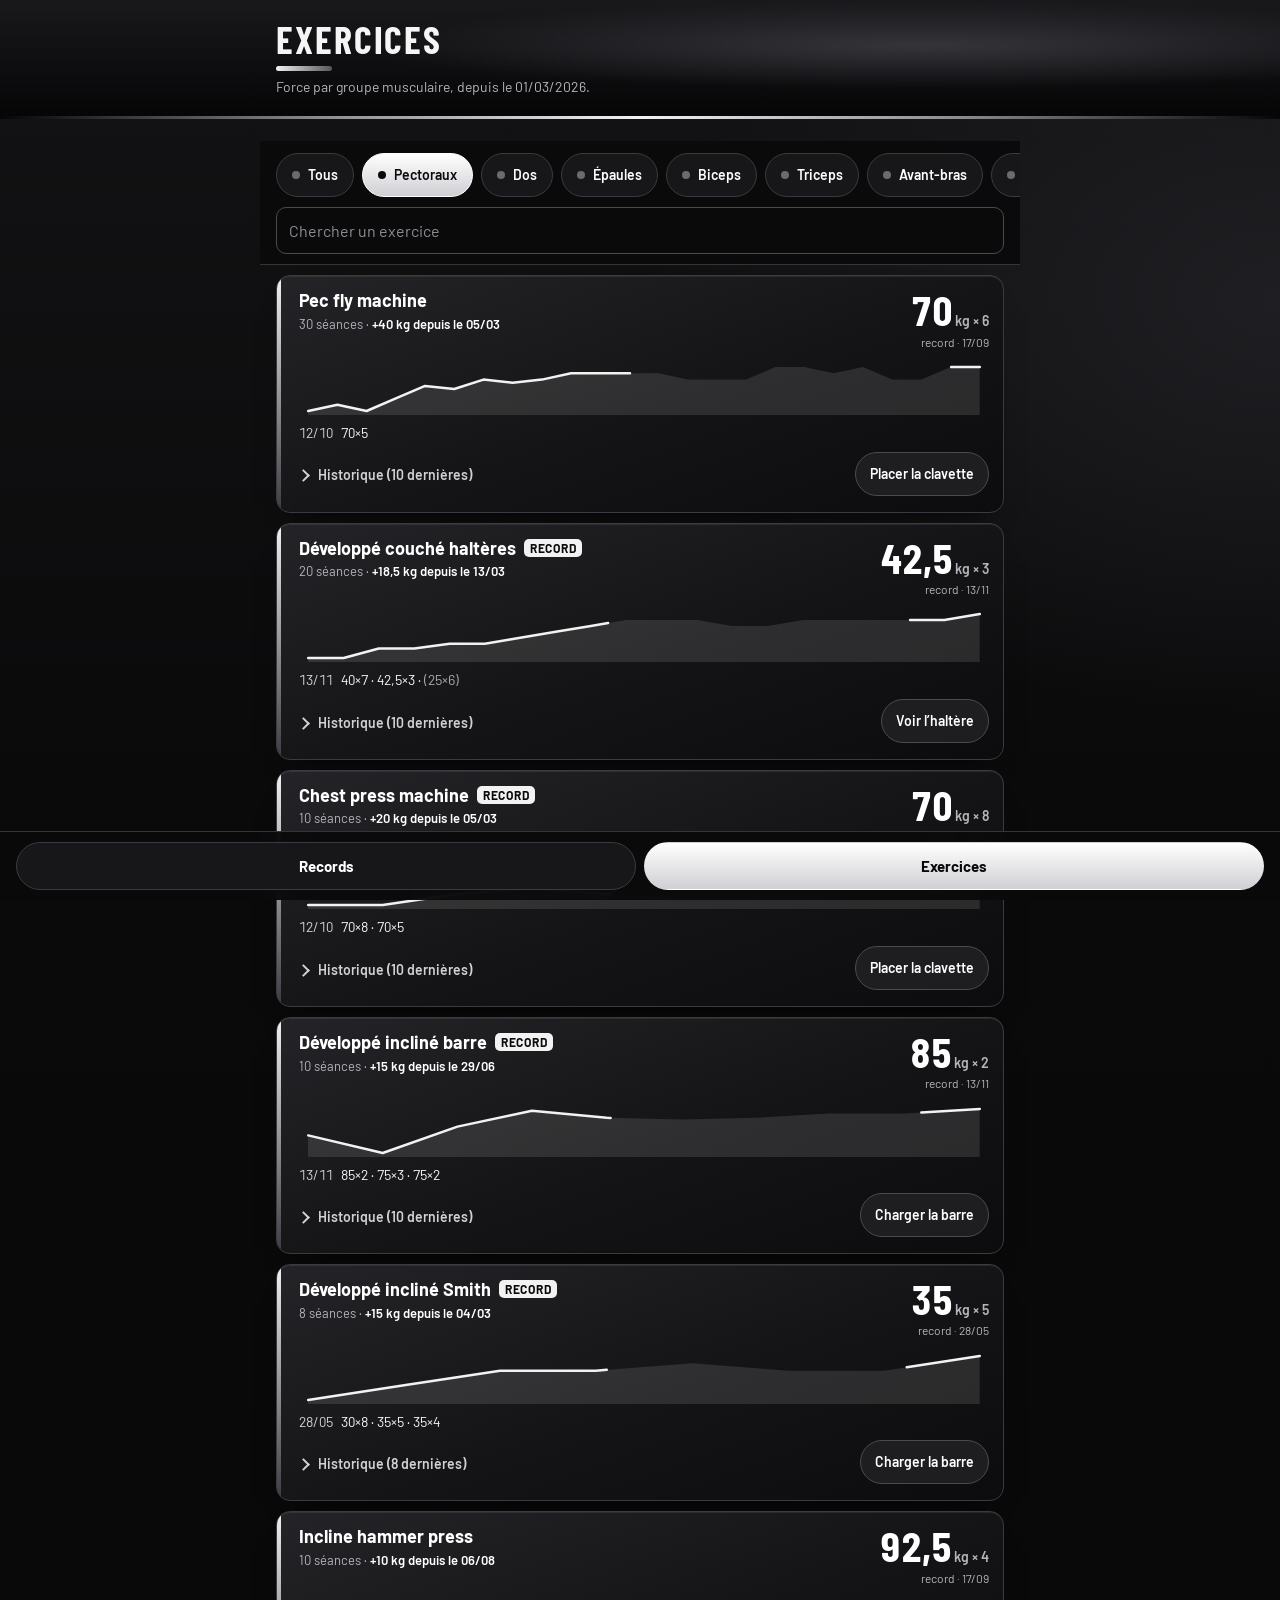
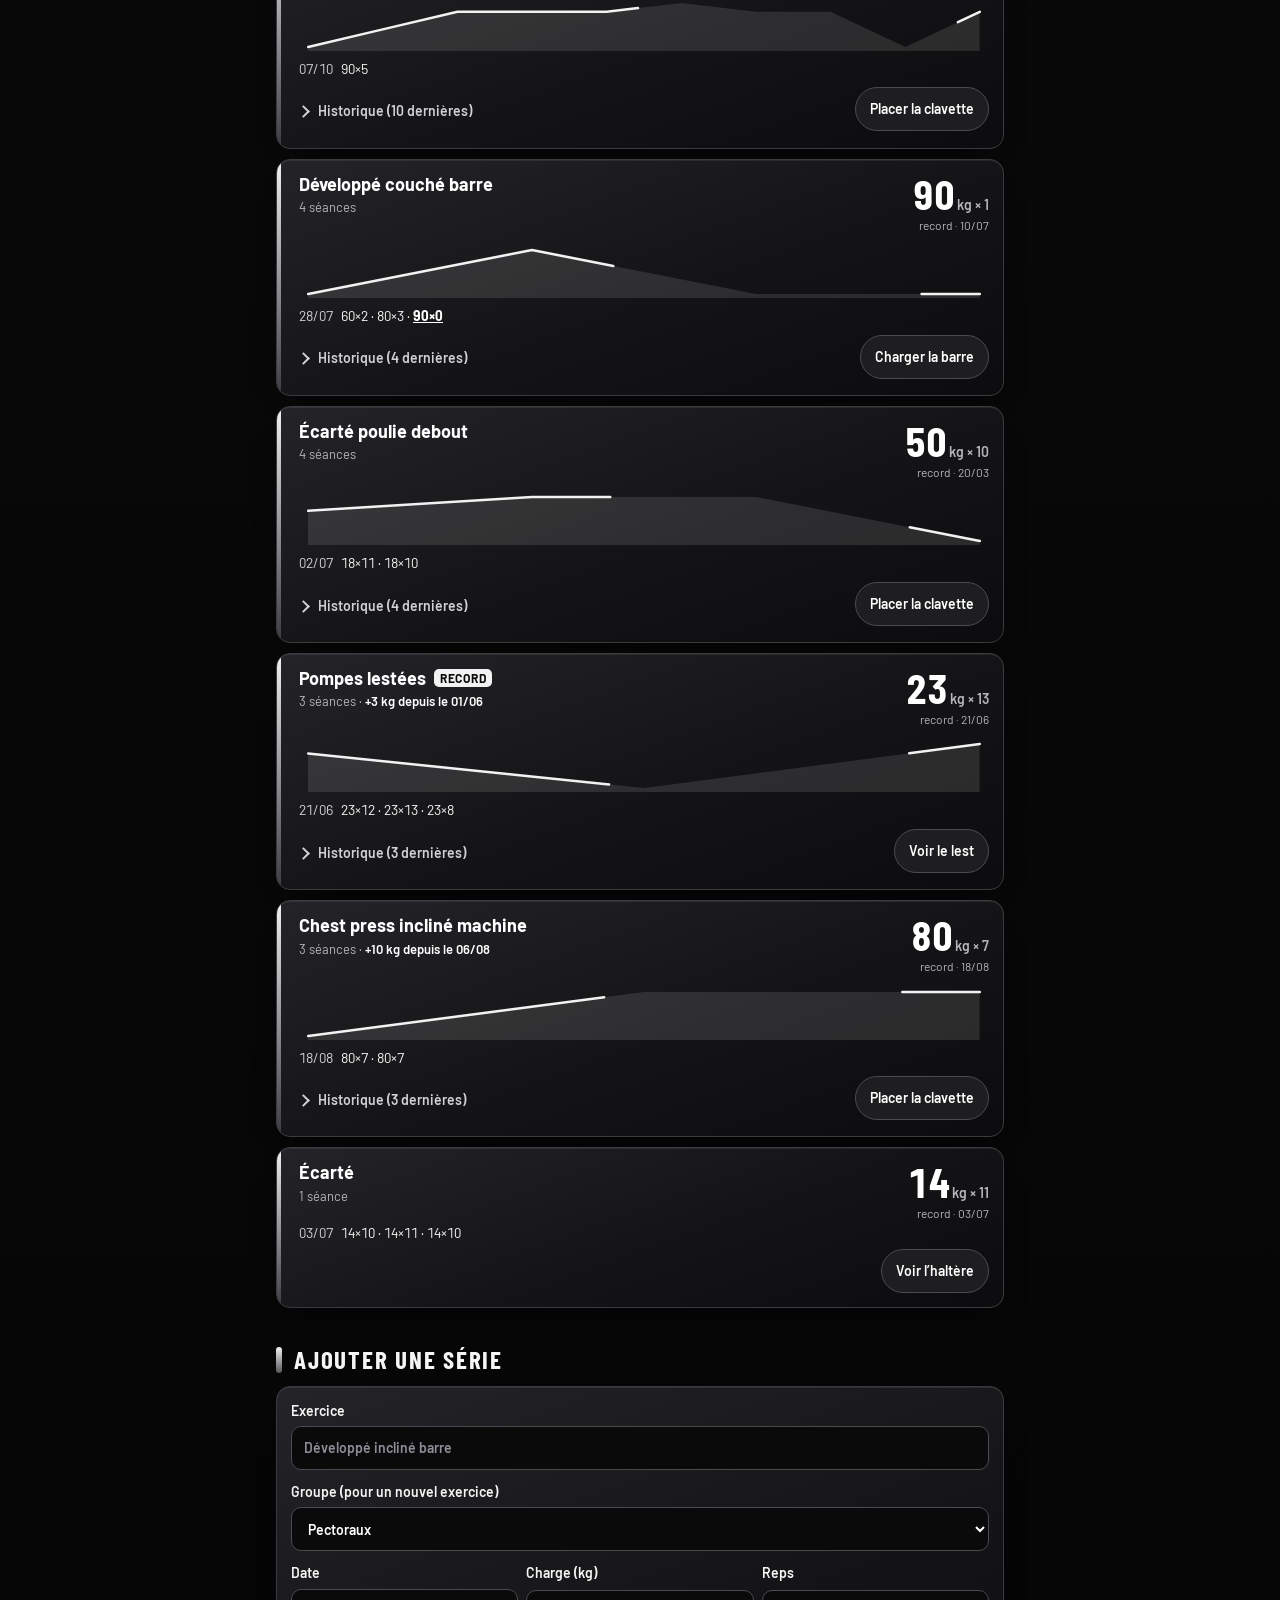
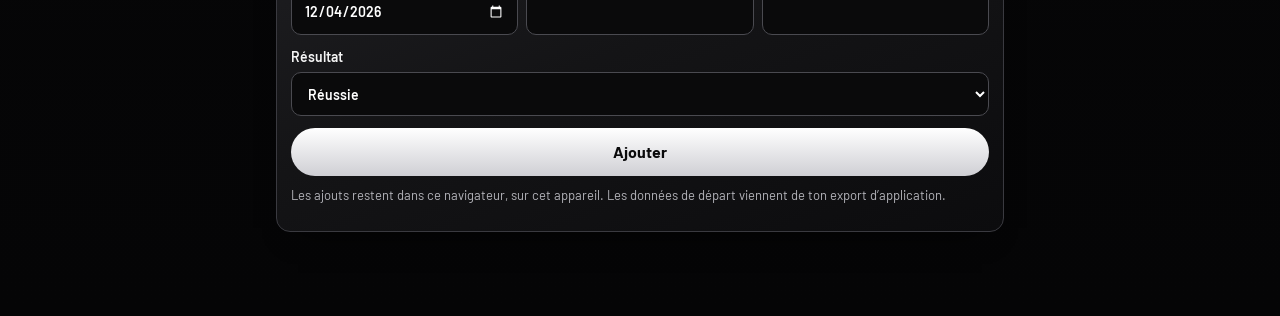
<file: perfs-salle/exercices.html>
<!doctype html>
<html lang="fr">
<head>
<meta charset="utf-8">
<meta name="viewport" content="width=device-width,initial-scale=1,viewport-fit=cover">
<meta name="robots" content="noindex, nofollow">
<meta name="color-scheme" content="dark">
<meta name="theme-color" content="#03050A">
<title>Exercices · Mes perfs salle</title>
<link rel="preconnect" href="https://fonts.googleapis.com">
<link rel="preconnect" href="https://fonts.gstatic.com" crossorigin>
<link href="https://fonts.googleapis.com/css2?family=Barlow+Condensed:wght@600;700&amp;family=Barlow:wght@400;500;600;700&amp;display=swap" rel="stylesheet">
<link rel="stylesheet" href="style.css?v=5">
</head>
<body>
<a class="skip" href="#main">Aller aux exercices</a>
<header class="hero mini" id="top">
  <div class="hero-top">
    <div>
      <h1>Exercices</h1>
      <p class="sub" id="sub">Force par groupe musculaire.</p>
    </div>
  </div>
</header>
<main class="wrap" id="main">
  <nav aria-label="Groupes musculaires">
    <div class="chips" id="chips"></div>
    <div class="search"><input id="q" type="search" placeholder="Chercher un exercice" aria-label="Chercher un exercice" autocomplete="off"></div>
  </nav>

  <div id="list" aria-live="polite"></div>

  <h2>Ajouter une série</h2>
  <div class="card">
    <form id="f">
      <label for="ex">Exercice
        <input id="ex" list="ex-list" placeholder="Développé incliné barre" required autocomplete="off">
      </label>
      <datalist id="ex-list"></datalist>
      <label for="g">Groupe (pour un nouvel exercice)
        <select id="g"></select>
      </label>
      <div class="grid3">
        <label for="d">Date <input id="d" type="date" required></label>
        <label for="kg">Charge (kg) <input id="kg" type="number" step="0.5" min="0" inputmode="decimal" required></label>
        <label for="r">Reps <input id="r" type="number" min="0" step="1" inputmode="numeric" required></label>
      </div>
      <label for="ok">Résultat
        <select id="ok"><option value="1">Réussie</option><option value="0">Échec (rep ratée)</option></select>
      </label>
      <button class="primary" type="submit">Ajouter</button>
    </form>
    <p class="note">Les ajouts restent dans ce navigateur, sur cet appareil. Les données de départ viennent de ton export d’application.</p>
    <div class="mine" id="mine"></div>
  </div>
</main>
<div class="tabbar" role="navigation" aria-label="Pages"><a href="./">Records</a><a href="exercices.html" aria-current="page">Exercices</a></div>
<script src="data.js?v=5"></script>
<script src="app.js?v=5"></script>
</body>
</html>
</file>
<file: perfs-salle/style.css>
:root{
  color-scheme:dark;
  --bg:#0D1116;--surface:#151B22;--surface2:#1B232C;--fg:#E9EDF0;--muted:#8D99A5;--line:#242D37;
  --accent:#4C8DFF;--accent-soft:#16294A;--accent-fg:#06101F;--gold:#F2C230;--bad:#FF8570;--good:#5ED69B;--warm:#8795A2;
  --display:"Barlow Condensed","Arial Narrow",system-ui,sans-serif;
  --text:"Barlow",system-ui,-apple-system,"Segoe UI",Roboto,sans-serif;
  --ease:cubic-bezier(.2,.8,.2,1);
  --pad:max(16px,calc((100vw - 760px)/2 + 16px));
}
*{box-sizing:border-box}
html{-webkit-text-size-adjust:100%;scroll-padding-top:76px}
body{margin:0;background:var(--bg);color:var(--fg);font:400 16px/1.45 var(--text);padding-bottom:max(56px,env(safe-area-inset-bottom));overflow-x:hidden}
.skip{position:absolute;left:12px;top:-60px;z-index:20;background:var(--accent);color:var(--accent-fg);padding:12px 14px;border-radius:10px;font-weight:700;text-decoration:none}
.skip:focus{top:10px}
:focus-visible{outline:3px solid var(--accent);outline-offset:2px}

/* ---------- hero 3D ---------- */
.hero{position:relative;isolation:isolate;display:grid;grid-template-rows:auto 1fr;min-height:clamp(620px,88svh,780px);overflow:hidden;
  background:radial-gradient(110% 75% at 68% 38%,#1d2833 0%,#111820 52%,#0A0E13 100%)}
#rig{position:absolute;inset:0;z-index:0;width:100%;height:100%;display:block;touch-action:pan-y;cursor:grab;opacity:0;transition:opacity .5s ease}
.hero.gl-ready #rig{opacity:1}
#rig:active{cursor:grabbing}
#rig:focus-visible{outline-offset:-4px}
.no-gl #rig,.no-gl .hint{display:none}
.no-gl .hero{min-height:0}
.hero-top,.hero-copy{position:relative;z-index:1;pointer-events:none;padding-inline:var(--pad)}
.hero-top{padding-top:max(20px,env(safe-area-inset-top));display:flex;justify-content:space-between;align-items:flex-start;gap:16px}
h1{font:700 32px/1 var(--display);letter-spacing:.005em;margin:0}
.sub{margin:6px 0 0;color:var(--muted);font-size:14px;max-width:26ch}
.hint{display:flex;align-items:center;gap:8px;margin:4px 0 0;color:var(--muted);font-size:13px;white-space:nowrap;transition:opacity .4s ease}
.hint svg{width:18px;height:18px}
.dragged .hint{opacity:0}
.hero-copy{padding-bottom:26px;align-self:end}
.lift-name{margin:0;font-weight:600;font-size:18px;line-height:1.2;max-width:28ch}
.lift-num{margin:2px 0 0;font:700 clamp(96px,27vw,176px)/.84 var(--display);letter-spacing:-.01em;font-variant-numeric:tabular-nums}
.lift-num small{font-size:.26em;font-weight:600;color:var(--muted);margin-left:.14em;letter-spacing:0}
.lift-meta{margin:8px 0 0;color:var(--fg);font-size:15px;font-variant-numeric:tabular-nums}
.rig-note{margin:4px 0 0;color:var(--muted);font-size:14px;max-width:44ch}

.hero:not(.go) [data-i]{opacity:0}
.hero.go [data-i]{animation:rise .9s var(--ease) backwards;animation-delay:calc(var(--d,0)*1ms)}
@keyframes rise{from{opacity:0;transform:translateY(18px)}to{opacity:1;transform:none}}

/* ---------- chiffres ---------- */
.stats{display:grid;grid-template-columns:repeat(3,1fr);border-bottom:1px solid var(--line);background:var(--bg)}
.stat{padding:18px 8px 16px;text-align:center}
.stat+.stat{border-left:1px solid var(--line)}
.stat b{display:block;font:700 clamp(34px,9vw,52px)/1 var(--display);font-variant-numeric:tabular-nums}
.stat span{display:block;margin-top:4px;font-size:13px;color:var(--muted)}

.wrap{max-width:760px;margin:0 auto;padding:0 16px}
h2{font:700 26px/1.1 var(--display);letter-spacing:.01em;margin:38px 0 12px}

/* ---------- records récents ---------- */
.prs{display:flex;gap:10px;overflow-x:auto;scroll-snap-type:x proximity;margin:0 -16px;padding:2px 16px 10px;scrollbar-width:none}
.prs::-webkit-scrollbar{display:none}
.pr{flex:0 0 auto;width:min(236px,68vw);scroll-snap-align:start;text-align:left;font:inherit;color:inherit;cursor:pointer;
  background:var(--surface);border:1px solid var(--line);border-top:3px solid var(--gold);border-radius:6px 6px 14px 14px;padding:12px 14px 14px;
  transition:transform .25s var(--ease),border-color .25s ease,background-color .25s ease}
.pr:hover{transform:translateY(-3px);background:var(--surface2)}
.pr:active{transform:translateY(0)}
.pr .n{display:block;font-weight:600;line-height:1.2;min-height:2.4em}
.pr .v{display:block;margin-top:6px;font:700 38px/1 var(--display);font-variant-numeric:tabular-nums}
.pr .v i{font-style:normal;font-size:.5em;color:var(--muted);font-weight:600;margin-left:.2em}
.pr .g{display:block;margin-top:6px;font-size:13px;color:var(--good);font-variant-numeric:tabular-nums}
.pr .d{color:var(--muted);margin-left:6px}

/* ---------- navigation ---------- */
nav{position:sticky;top:0;z-index:5;margin:22px -16px 0;padding:10px 16px 10px;background:rgba(13,17,22,.88);-webkit-backdrop-filter:blur(12px);backdrop-filter:blur(12px);border-bottom:1px solid var(--line)}
.chips{display:flex;gap:8px;overflow-x:auto;scrollbar-width:none;margin:0 -16px;padding:2px 16px}
.chips::-webkit-scrollbar{display:none}
.chip{flex:0 0 auto;font:600 14px/1 var(--text);color:var(--fg);background:var(--surface);border:1px solid var(--line);border-radius:999px;padding:14px 15px;cursor:pointer;white-space:nowrap;
  transition:background-color .2s ease,color .2s ease,border-color .2s ease,transform .2s var(--ease)}
.chip:hover{border-color:#34414f}
.chip:active{transform:scale(.96)}
.chip[aria-pressed="true"]{background:var(--accent);border-color:var(--accent);color:var(--accent-fg)}
.search{margin-top:8px}
input,select{font:inherit;color:var(--fg);background:var(--surface);border:1px solid var(--line);border-radius:10px;padding:11px 12px;width:100%;min-width:0;min-height:44px}
input::placeholder{color:#6f7b87}

/* ---------- exercices ---------- */
#list{view-transition-name:list}
.ex{background:var(--surface);border:1px solid var(--line);border-radius:14px;padding:14px;margin-top:10px;transition:border-color .3s ease,box-shadow .3s ease}
.ex:hover{border-color:#32404e}
.ex.on{border-color:var(--accent);box-shadow:0 0 0 1px var(--accent) inset}
.ex-top{display:flex;justify-content:space-between;gap:12px;align-items:flex-start}
.ex-name{font-weight:650;font-size:17px;line-height:1.2}
.ex-meta{font-size:13px;color:var(--muted);margin-top:3px}
.rec{text-align:right;white-space:nowrap}
.rec b{font:700 34px/.95 var(--display);font-variant-numeric:tabular-nums}
.rec b small{font:600 14px var(--text);color:var(--muted);margin-left:2px}
.rec span{display:block;font-size:12px;color:var(--muted);margin-top:2px}
.badge{display:inline-block;font:700 12px/1 var(--text);background:var(--gold);color:#201a05;border-radius:5px;padding:3px 6px;margin-left:8px;vertical-align:2px;animation:pop .6s var(--ease) both .4s}
@keyframes pop{from{transform:scale(.6);opacity:0}to{transform:none;opacity:1}}
.spark{margin:12px 0 8px;position:relative;touch-action:pan-y;cursor:crosshair}
.spark-dot{position:absolute;width:12px;height:12px;margin:-6px 0 0 -6px;border-radius:50%;background:var(--gc);border:2px solid var(--bg);box-shadow:0 0 10px var(--gc);pointer-events:none;opacity:0;transition:opacity .15s ease}
.spark-read{position:absolute;top:-22px;left:0;font:600 13px/1 var(--text);color:var(--fg);background:var(--surface2);border:1px solid var(--line);border-radius:8px;padding:5px 8px;white-space:nowrap;pointer-events:none;opacity:0;transition:opacity .15s ease;font-variant-numeric:tabular-nums}
.spark.scrub .spark-dot,.spark.scrub .spark-read{opacity:1}
.gain{color:var(--good);font-weight:600}
.spark svg{display:block;width:100%;height:52px;overflow:visible}
.spark .area{fill:var(--accent);opacity:.1}
.spark .line{fill:none;stroke:var(--accent);stroke-width:2.5;stroke-linejoin:round;stroke-linecap:round}
.anim .spark .line{stroke-dasharray:1;stroke-dashoffset:1;animation:draw 1s var(--ease) .1s forwards}
.anim .spark .area{animation:fadein .8s ease .5s both}
@keyframes draw{to{stroke-dashoffset:0}}
@keyframes fadein{from{opacity:0}to{opacity:.1}}
.last{font-size:14px;font-variant-numeric:tabular-nums}
.last .dt{color:var(--muted);margin-right:8px}
.w{color:var(--warm)}
.f{color:var(--bad);font-weight:700}
.row{display:flex;align-items:center;justify-content:space-between;gap:10px;margin-top:6px}
button.load{font:600 14px/1 var(--text);color:var(--fg);background:var(--surface2);border:1px solid var(--line);border-radius:999px;padding:11px 14px;min-height:44px;cursor:pointer;
  transition:background-color .2s ease,border-color .2s ease,transform .2s var(--ease)}
button.load:hover{border-color:var(--accent);background:var(--accent-soft)}
button.load:active{transform:scale(.97)}
details.hist{margin-top:4px}
details summary{cursor:pointer;color:var(--accent);font-size:14px;font-weight:600;padding:12px 0;list-style:none;min-height:44px}
details summary::-webkit-details-marker{display:none}
details summary::before{content:"";display:inline-block;width:7px;height:7px;border-right:2px solid currentColor;border-bottom:2px solid currentColor;transform:rotate(-45deg);margin-right:10px;transition:transform .25s var(--ease)}
details[open]>summary::before{transform:rotate(45deg) translate(-2px,-2px)}
details{interpolate-size:allow-keywords}
details::details-content{block-size:0;overflow:clip;transition:block-size .3s var(--ease),content-visibility .3s allow-discrete}
details[open]::details-content{block-size:auto}
.sess{display:grid;grid-template-columns:52px 1fr;gap:8px;padding:8px 0;border-top:1px solid var(--line);font-size:14px;font-variant-numeric:tabular-nums}
.sess .dt{color:var(--muted)}
.sess .sets{display:flex;flex-wrap:wrap;gap:4px 10px}
.empty{color:var(--muted);text-align:center;padding:28px 0}

/* ---------- formulaire ---------- */
.card{background:var(--surface);border:1px solid var(--line);border-radius:14px;padding:14px;margin-top:10px}
form{display:grid;gap:12px}
.grid3{display:grid;grid-template-columns:repeat(3,1fr);gap:8px}
label{display:grid;gap:5px;font-size:14px;font-weight:600}
button.primary{font:700 16px/1 var(--text);border:0;border-radius:999px;background:var(--accent);color:var(--accent-fg);padding:15px 22px;min-height:48px;cursor:pointer;transition:transform .2s var(--ease),filter .2s ease}
button.primary:hover{filter:brightness(1.1)}
button.primary:active{transform:scale(.97)}
button.ghost{font:600 13px/1 var(--text);color:var(--muted);background:transparent;border:1px solid var(--line);border-radius:999px;padding:12px 14px;min-height:44px;cursor:pointer}
button.ghost:hover{color:var(--fg);border-color:#3a4857}
.note{font-size:13px;color:var(--muted);margin:10px 0 0}
.mine{margin-top:12px}
.mine .r{display:flex;justify-content:space-between;align-items:center;gap:8px;padding:6px 0;border-top:1px solid var(--line);font-size:14px}

/* ---------- transition de liste (changement de groupe) ---------- */
::view-transition-old(root),::view-transition-new(root){animation:none}
::view-transition-old(list){animation:.14s ease-in both vt-out}
::view-transition-new(list){animation:.32s var(--ease) both vt-in}
@keyframes vt-out{to{opacity:0}}
@keyframes vt-in{from{opacity:0;transform:translateY(12px)}}

@media (max-width:560px){.hint{display:none}.sub{max-width:20ch}}
@media (min-width:900px){
  .hero{min-height:clamp(560px,78svh,720px)}
  .sub{max-width:none}
  .lift-num{font-size:176px}
  .hero-copy{padding-bottom:40px}
}
@media (prefers-reduced-motion:reduce){
  *,*::before,*::after{animation-duration:.001ms!important;animation-delay:0ms!important;animation-iteration-count:1!important;transition-duration:.001ms!important}
  .hero:not(.go) [data-i]{opacity:1}
  .anim .spark .line{stroke-dashoffset:0}
}

/* ===== v3 : couleur par groupe, relief, énergie ===== */
@property --gc{syntax:'<color>';inherits:true;initial-value:#FF5A3C}
:root{--bg:#090C11;--surface:#121821;--surface2:#1A2230;--line:#232D3A;--muted:#93A0AD;--gc:#FF5A3C;--hot:#FF5A3C;--sun:#FFB020}
html{transition:--gc .7s ease}
body{background:
  radial-gradient(900px 520px at 105% 520px,color-mix(in srgb,var(--gc) 12%,transparent),transparent 70%),
  radial-gradient(760px 460px at -15% 1100px,color-mix(in srgb,var(--gc) 8%,transparent),transparent 70%),
  var(--bg)}
h1{font-size:38px;text-transform:uppercase;letter-spacing:.05em}
h1::after{content:"";display:block;width:56px;height:5px;margin-top:8px;border-radius:3px;background:linear-gradient(90deg,var(--gc),var(--sun))}
.sub{color:#B3BDC7}
.hero{background:
  radial-gradient(70% 62% at 72% 40%,color-mix(in srgb,var(--gc) 40%,transparent) 0%,transparent 68%),
  radial-gradient(60% 50% at 6% 100%,color-mix(in srgb,var(--gc) 20%,transparent),transparent 70%),
  linear-gradient(180deg,#111821,#090C11)}
.hero::before{content:"";position:absolute;inset:0;z-index:0;pointer-events:none;
  background-image:linear-gradient(rgba(255,255,255,.05) 1px,transparent 1px),linear-gradient(90deg,rgba(255,255,255,.05) 1px,transparent 1px);
  background-size:44px 44px;-webkit-mask-image:radial-gradient(80% 85% at 70% 40%,#000,transparent 78%);mask-image:radial-gradient(80% 85% at 70% 40%,#000,transparent 78%)}
.hero::after{content:"";position:absolute;left:0;right:0;bottom:0;height:4px;z-index:2;background:linear-gradient(90deg,transparent,var(--gc),var(--sun),transparent)}
.tag{display:inline-flex;align-items:center;gap:8px;margin:0 0 12px;padding:7px 13px 7px 11px;border-radius:999px;font:700 12px/1 var(--text);letter-spacing:.14em;text-transform:uppercase;
  color:color-mix(in srgb,var(--gc) 55%,#fff);background:color-mix(in srgb,var(--gc) 16%,transparent);border:1px solid color-mix(in srgb,var(--gc) 50%,transparent)}
.tag::before{content:"";width:8px;height:8px;border-radius:50%;background:var(--gc);box-shadow:0 0 12px var(--gc)}
.tag:empty{display:none}
.lift-name{font-size:20px;font-weight:700}
.lift-num{background:linear-gradient(180deg,#fff 18%,color-mix(in srgb,var(--gc) 65%,#fff) 100%);-webkit-background-clip:text;background-clip:text;color:transparent;-webkit-text-fill-color:transparent;
  filter:drop-shadow(0 8px 44px color-mix(in srgb,var(--gc) 50%,transparent))}
.lift-num small{-webkit-text-fill-color:var(--gc);color:var(--gc)}
.lift-meta{color:#DDE3E8}

.stats{background:linear-gradient(180deg,var(--surface),var(--bg))}
.stat{border-top:4px solid var(--gc);position:relative}
.stat:nth-child(1){--gc:#EDEDED}.stat:nth-child(2){--gc:#EDEDED}.stat:nth-child(3){--gc:#EDEDED}
.stat::before{content:"";position:absolute;inset:0;background:linear-gradient(180deg,color-mix(in srgb,var(--gc) 16%,transparent),transparent 70%);pointer-events:none}
.stat b{position:relative;background:linear-gradient(180deg,#fff 10%,var(--gc));-webkit-background-clip:text;background-clip:text;color:transparent;-webkit-text-fill-color:transparent}
.stat span{position:relative}

h2{display:flex;align-items:center;gap:12px;text-transform:uppercase;letter-spacing:.07em;font-size:25px}
h2::before{content:"";flex:0 0 auto;width:6px;height:1.05em;border-radius:3px;background:linear-gradient(var(--gc),color-mix(in srgb,var(--gc) 25%,transparent));box-shadow:0 0 14px color-mix(in srgb,var(--gc) 55%,transparent)}

.pr{position:relative;overflow:hidden;border-top-color:var(--line);
  background:linear-gradient(160deg,color-mix(in srgb,var(--gc) 26%,var(--surface)),var(--surface) 64%);
  border-color:color-mix(in srgb,var(--gc) 38%,var(--line))}
.pr::before{content:"";position:absolute;left:0;right:0;top:0;height:4px;background:var(--gc);box-shadow:0 0 18px var(--gc)}
.pr .v{color:#fff;text-shadow:0 0 26px color-mix(in srgb,var(--gc) 65%,transparent)}
.pr .g{color:color-mix(in srgb,var(--gc) 55%,#fff);font-weight:700}
.pr:hover{background:linear-gradient(160deg,color-mix(in srgb,var(--gc) 34%,var(--surface)),var(--surface) 70%);box-shadow:0 14px 32px -14px color-mix(in srgb,var(--gc) 70%,transparent)}

nav{background:rgba(9,12,17,.86)}
.chip{display:inline-flex;align-items:center;gap:8px;border-color:color-mix(in srgb,var(--gc) 30%,var(--line))}
.chip::before{content:"";width:8px;height:8px;border-radius:50%;background:var(--gc);flex:0 0 auto}
.chip:hover{border-color:var(--gc);background:color-mix(in srgb,var(--gc) 14%,var(--surface))}
.chip[aria-pressed="true"]{background:var(--gc);border-color:var(--gc);color:#0A0D12;box-shadow:0 8px 24px -8px var(--gc)}
.chip[aria-pressed="true"]::before{background:#0A0D12}

.ex{position:relative;overflow:hidden;padding-left:22px;
  background:linear-gradient(150deg,color-mix(in srgb,var(--gc) 15%,var(--surface)),var(--surface) 58%);
  border-color:color-mix(in srgb,var(--gc) 24%,var(--line))}
.ex::before{content:"";position:absolute;left:0;top:0;bottom:0;width:5px;background:linear-gradient(var(--gc),color-mix(in srgb,var(--gc) 25%,transparent))}
.ex:hover{border-color:color-mix(in srgb,var(--gc) 60%,var(--line));box-shadow:0 16px 36px -18px color-mix(in srgb,var(--gc) 70%,transparent)}
.ex.on{border-color:var(--gc);box-shadow:0 0 0 1px var(--gc) inset,0 0 44px -12px var(--gc)}
.rec b{color:#fff;font-size:42px;text-shadow:0 0 26px color-mix(in srgb,var(--gc) 55%,transparent)}
.rec b small{color:var(--gc);font-size:14px;text-shadow:none}
.ex-name{font-size:18px}
.badge{background:linear-gradient(135deg,#FFD84A,#FF9F1C);color:#2a1a00;box-shadow:0 0 16px rgba(255,176,32,.55);letter-spacing:.06em}
.spark .line{stroke:var(--gc);stroke-width:3;filter:drop-shadow(0 0 6px var(--gc))}
.spark .area{fill:var(--gc);opacity:.2}
.anim .spark .area{animation:fadein2 .8s ease .5s both}
@keyframes fadein2{from{opacity:0}to{opacity:.2}}
.last .dt{color:color-mix(in srgb,var(--gc) 50%,#fff)}
details summary{color:color-mix(in srgb,var(--gc) 55%,#fff)}
button.load{border-color:color-mix(in srgb,var(--gc) 55%,var(--line));background:color-mix(in srgb,var(--gc) 12%,var(--surface2))}
button.load:hover{background:var(--gc);border-color:var(--gc);color:#0A0D12}

.card{background:linear-gradient(150deg,color-mix(in srgb,var(--gc) 12%,var(--surface)),var(--surface) 60%);border-color:color-mix(in srgb,var(--gc) 28%,var(--line))}
button.primary{background:linear-gradient(135deg,var(--hot),var(--sun));color:#1B0C03;box-shadow:0 10px 28px -10px var(--hot)}
input:focus,select:focus{border-color:var(--gc);outline:none;box-shadow:0 0 0 3px color-mix(in srgb,var(--gc) 35%,transparent)}
@media (max-width:560px){#rig{transform:scale(1.4);transform-origin:50% 46%}.hero{min-height:clamp(640px,92svh,780px)}}
@media (prefers-reduced-motion:reduce){html{transition:none}.anim .spark .area{animation:none}}

/* ===== v6 : noir et blanc, dégradés de gris ===== */
:root{--bg:#0A0A0B;--surface:#141416;--surface2:#1E1E21;--fg:#F5F5F5;--muted:#B4B4BA;--line:#34343A;--warm:#A8A8AE;--gc:#F2F2F2;--hot:#F2F2F2;--sun:#9A9AA0}
html{transition:none}
*{--gc2:#8A8A90}
body{background:radial-gradient(900px 600px at 100% 300px,#1F1F23,transparent 70%),linear-gradient(180deg,#131315 0,#0A0A0B 800px,#050506 100%);padding-bottom:calc(84px + env(safe-area-inset-bottom))}
.stat:nth-child(n){--gc:#F2F2F2}
.hero{background:radial-gradient(65% 55% at 72% 38%,#34343A,transparent 68%),linear-gradient(180deg,#19191C,#050506)}
.hero::before{opacity:.5}
.hero::after{background:linear-gradient(90deg,transparent,#8A8A90,#F2F2F2,#8A8A90,transparent);height:3px}
h1::after,h2::before{background:linear-gradient(#F2F2F2,#55555B);box-shadow:none}
h1::after{background:linear-gradient(90deg,#F2F2F2,#55555B)}
.tag{color:#F2F2F2;background:#26262A;border-color:#4A4A50}
.tag::before{background:#F2F2F2;box-shadow:none}
.lift-num{background:none;color:#fff;-webkit-text-fill-color:#fff;filter:drop-shadow(0 8px 30px rgba(0,0,0,.7))}
.lift-num small{color:#B4B4BA;-webkit-text-fill-color:#B4B4BA}
.sub,.lift-meta,.rig-note,.hint,.stat span,.ex-meta,.rec span,.note,.empty,.sess .dt{color:var(--muted)}
.stats{background:linear-gradient(180deg,#1B1B1E,#0A0A0B)}
.stat{border-top:2px solid #4A4A50}
.stat::before{background:linear-gradient(180deg,rgba(255,255,255,.07),transparent 70%)}
.stat b{background:none;color:#fff;-webkit-text-fill-color:#fff;text-shadow:none}
.pr,.ex,.card{background:linear-gradient(160deg,#242428 0%,#141416 55%,#0C0C0E 100%);border-color:#3A3A40;box-shadow:inset 0 1px 0 rgba(255,255,255,.08),0 18px 30px -22px #000}
.pr::before{background:linear-gradient(90deg,#F2F2F2,#55555B);box-shadow:none;height:3px}
.pr .v,.rec b{color:#fff;text-shadow:none}
.pr .g{color:#fff}
.pr:hover,.ex:hover{background:linear-gradient(160deg,#2C2C31,#171719 60%,#0C0C0E);border-color:#5A5A62;box-shadow:inset 0 1px 0 rgba(255,255,255,.1)}
.ex::before{width:4px;background:linear-gradient(#F2F2F2,#3A3A40)}
.ex.on{border-color:#fff;box-shadow:0 0 0 1px #fff inset}
.ex-name{color:#fff;font-weight:700}
.rec b small{color:#B4B4BA}
.badge{background:#F2F2F2;color:#0A0A0B;box-shadow:none}
.spark .line{stroke:#F2F2F2;stroke-width:2.5;filter:none}
.spark .area{fill:#F2F2F2;opacity:.12}
@keyframes fadein2{from{opacity:0}to{opacity:.12}}
.spark-dot{background:#fff;box-shadow:none}
.gain,.good{color:#fff}
.last .dt,details summary{color:#D0D0D5}
.chip{background:#17171A;color:#fff;border-color:#3A3A40}
.chip::before{background:#6A6A72}
.chip:hover{border-color:#8A8A90;background:#222226}
.chip[aria-pressed="true"]{background:linear-gradient(180deg,#FFFFFF,#CFCFD4);border-color:#fff;color:#0A0A0B;box-shadow:none}
.chip[aria-pressed="true"]::before{background:#0A0A0B}
button.load{background:#1E1E21;border-color:#4A4A50;color:#fff}
button.load:hover{background:#F2F2F2;border-color:#F2F2F2;color:#0A0A0B}
button.primary{background:linear-gradient(180deg,#FFFFFF,#CFCFD4);color:#0A0A0B;box-shadow:none}
button.ghost{color:var(--muted);border-color:#4A4A50}
input,select{background:#0A0A0B;border-color:#4A4A50;color:#fff}
input:focus,select:focus{border-color:#fff;box-shadow:0 0 0 3px rgba(255,255,255,.2)}
input::placeholder{color:#8E8E96}
nav{background:rgba(10,10,11,.92)}
.f{color:#fff;text-decoration:underline}
.tabbar{background:rgba(10,10,11,.94);border-top:1px solid var(--line)}
.tabbar a{background:#17171A;color:#fff;border-color:#3A3A40}
.tabbar a[aria-current="page"]{background:linear-gradient(180deg,#FFFFFF,#CFCFD4);color:#0A0A0B;border-color:transparent}
.cta{background:linear-gradient(160deg,#2A2A2E,#0E0E10);border-color:#4A4A50}
#rig{filter:grayscale(1) contrast(1.2) brightness(1.1)}
/* layout 2 pages */
.tabbar{position:fixed;left:0;right:0;bottom:0;z-index:10;display:grid;grid-template-columns:1fr 1fr;gap:8px;padding:10px 16px max(10px,env(safe-area-inset-bottom));-webkit-backdrop-filter:blur(14px);backdrop-filter:blur(14px)}
.tabbar a{display:flex;align-items:center;justify-content:center;min-height:48px;border-radius:999px;text-decoration:none;font:700 15px/1 var(--text);border:1px solid #3A3A40}
.hero.mini{display:block;min-height:0;padding-bottom:22px}
.hero.mini::before{display:none}
.hero.mini .hero-top{padding-top:max(20px,env(safe-area-inset-top))}
.hero.mini .sub{max-width:none}
.cta{display:flex;align-items:center;justify-content:space-between;gap:12px;margin-top:22px;padding:18px 16px;border-radius:14px;color:#fff;text-decoration:none;font:700 22px/1.1 var(--display);letter-spacing:.05em;text-transform:uppercase;border:1px solid #4A4A50}
.cta svg{width:22px;height:22px;flex:0 0 auto}
</file>
